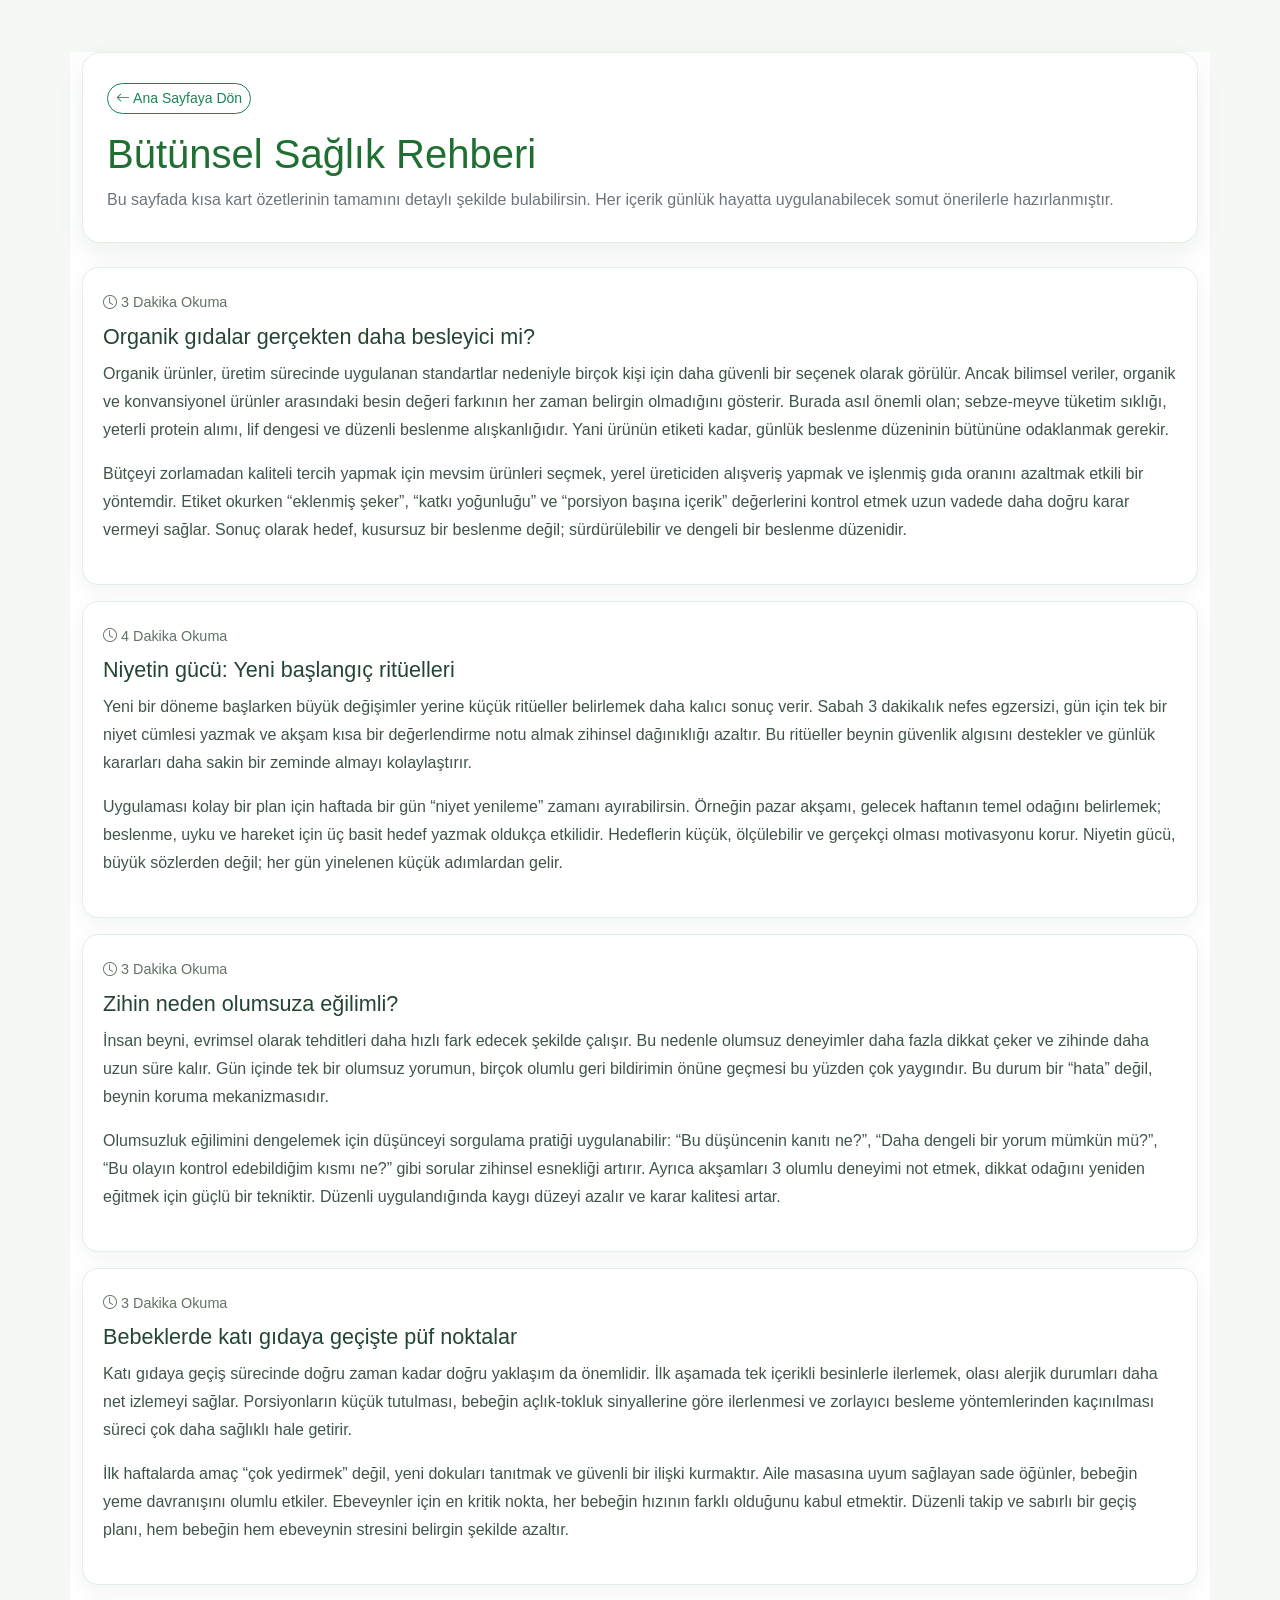
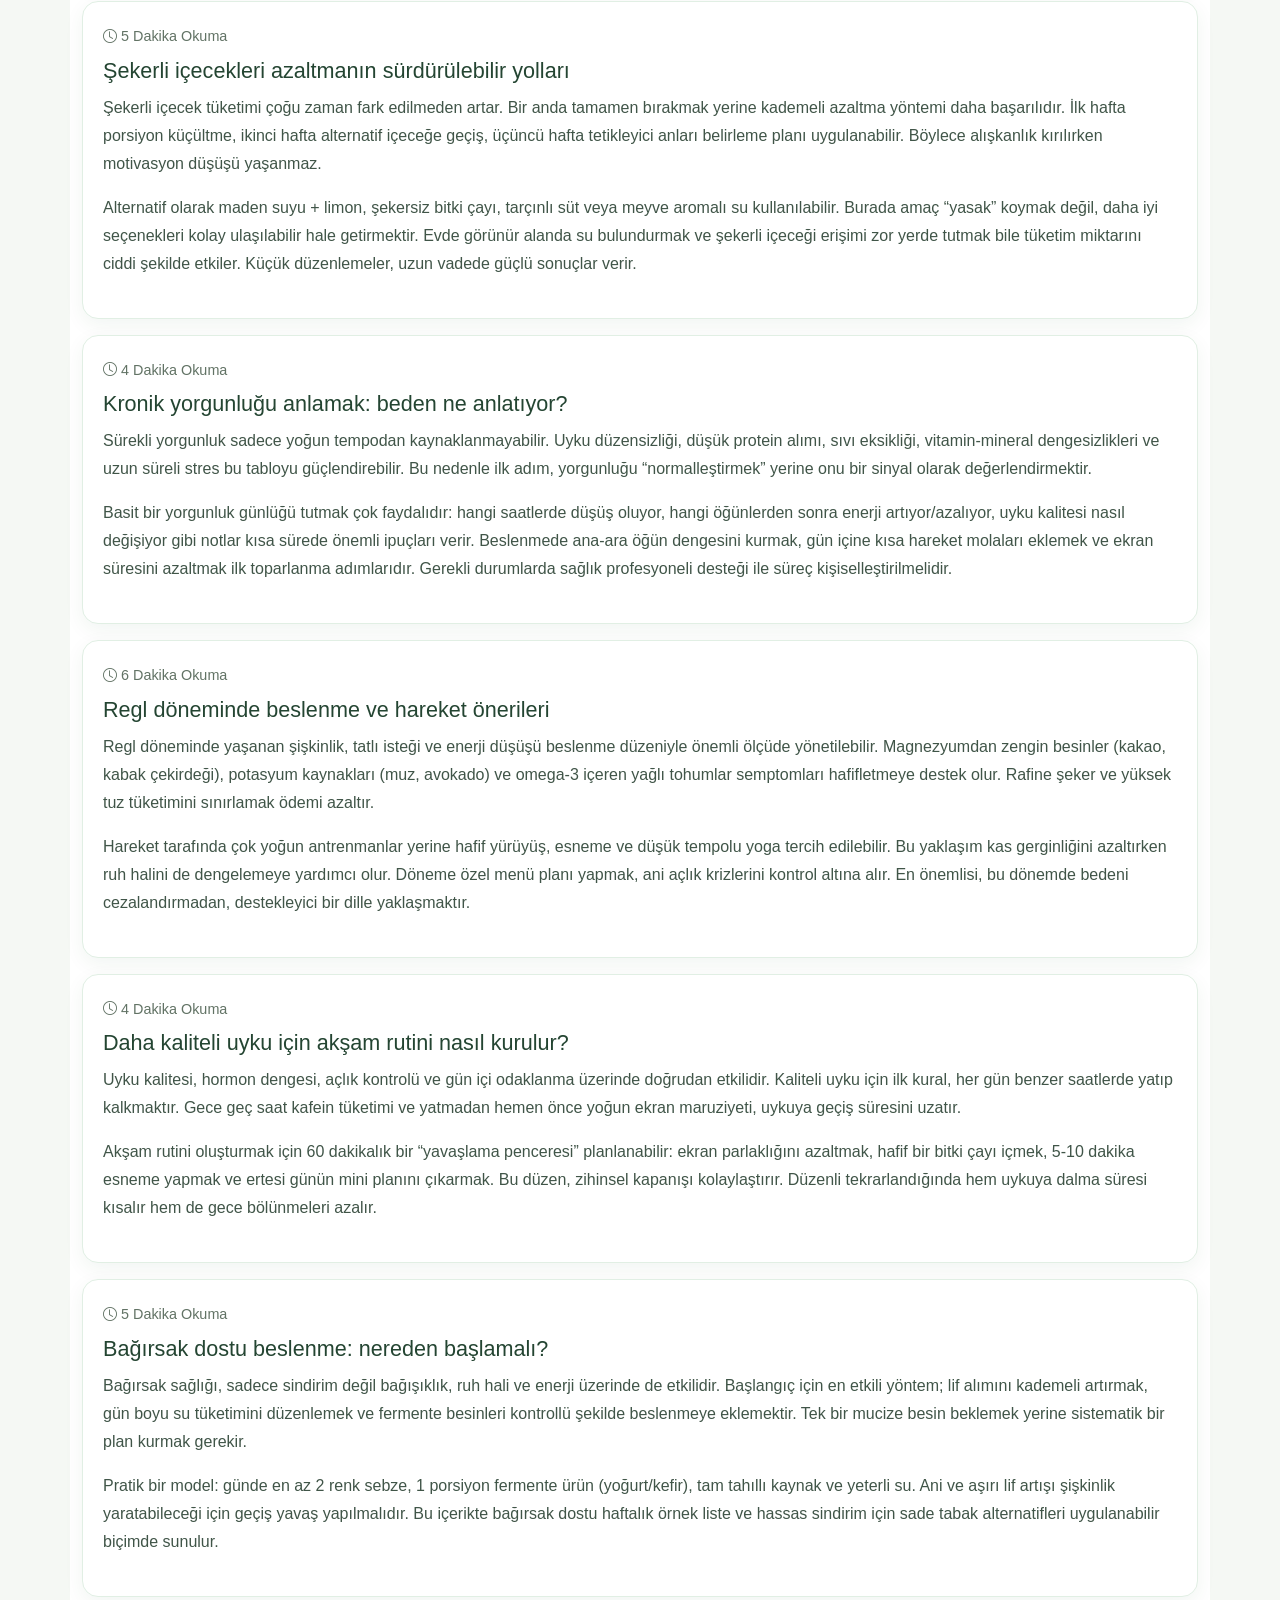
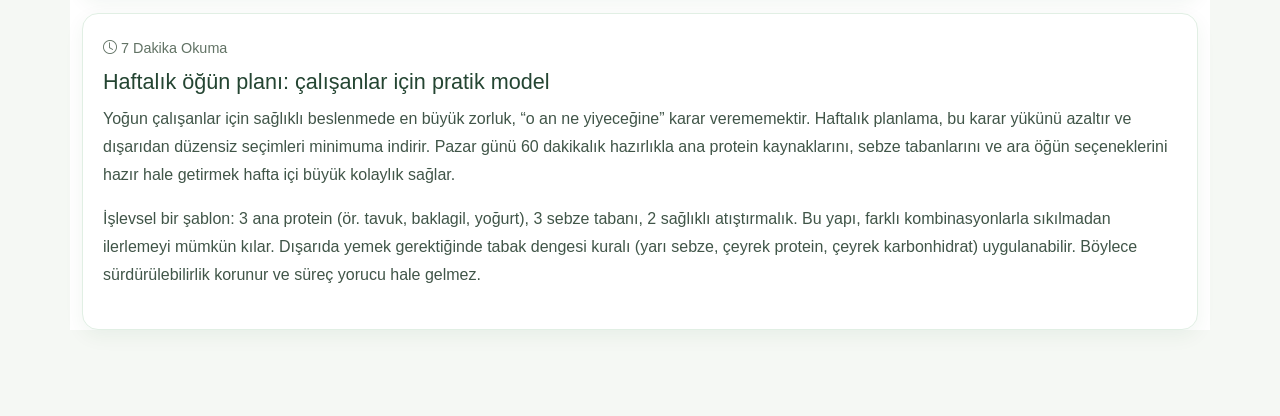
<file: saglik-rehberi.html>
<!DOCTYPE html>
<html lang="tr">
<head>
  <meta charset="utf-8">
  <meta name="viewport" content="width=device-width, initial-scale=1.0">
  <title>Bütünsel Sağlık Rehberi | Dyt. Medine Yıldız</title>
  <link href="assets/vendor/bootstrap/css/bootstrap.min.css" rel="stylesheet">
  <link href="assets/vendor/bootstrap-icons/bootstrap-icons.css" rel="stylesheet">
  <link href="assets/css/main.css" rel="stylesheet">
  <style>
    body { background: #f5f8f4; }
    .guide-page { padding: 52px 0 70px 0; }
    .guide-hero {
      background: #fff;
      border: 1px solid #e1efe4;
      border-radius: 18px;
      padding: 30px 24px;
      margin-bottom: 24px;
      box-shadow: 0 10px 28px rgba(20, 82, 35, 0.08);
    }
    .guide-hero h1 { color: #1f6f32; margin-bottom: 10px; }
    .guide-list .article-block {
      background: #fff;
      border: 1px solid #e1efe4;
      border-radius: 16px;
      padding: 24px 20px;
      margin-bottom: 16px;
      box-shadow: 0 6px 20px rgba(23, 88, 40, 0.06);
    }
    .guide-list .article-block h2 {
      font-size: 1.35rem;
      color: #244532;
      margin-bottom: 10px;
    }
    .guide-list .meta {
      color: #627365;
      font-size: 0.9rem;
      margin-bottom: 10px;
    }
    .guide-list p { color: #405548; line-height: 1.75; }
  </style>
</head>
<body>
  <main class="guide-page">
    <div class="container">
      <div class="guide-hero">
        <a href="index.html" class="btn btn-sm btn-outline-success rounded-pill mb-3">
          <i class="bi bi-arrow-left"></i> Ana Sayfaya Dön
        </a>
        <h1>Bütünsel Sağlık Rehberi</h1>
        <p class="mb-0">Bu sayfada kısa kart özetlerinin tamamını detaylı şekilde bulabilirsin. Her içerik günlük hayatta uygulanabilecek somut önerilerle hazırlanmıştır.</p>
      </div>

      <div class="guide-list">
        <article id="organik-gidalar" class="article-block">
          <div class="meta"><i class="bi bi-clock"></i> 3 Dakika Okuma</div>
          <h2>Organik gıdalar gerçekten daha besleyici mi?</h2>
          <p>Organik ürünler, üretim sürecinde uygulanan standartlar nedeniyle birçok kişi için daha güvenli bir seçenek olarak görülür. Ancak bilimsel veriler, organik ve konvansiyonel ürünler arasındaki besin değeri farkının her zaman belirgin olmadığını gösterir. Burada asıl önemli olan; sebze-meyve tüketim sıklığı, yeterli protein alımı, lif dengesi ve düzenli beslenme alışkanlığıdır. Yani ürünün etiketi kadar, günlük beslenme düzeninin bütününe odaklanmak gerekir.</p>
          <p>Bütçeyi zorlamadan kaliteli tercih yapmak için mevsim ürünleri seçmek, yerel üreticiden alışveriş yapmak ve işlenmiş gıda oranını azaltmak etkili bir yöntemdir. Etiket okurken “eklenmiş şeker”, “katkı yoğunluğu” ve “porsiyon başına içerik” değerlerini kontrol etmek uzun vadede daha doğru karar vermeyi sağlar. Sonuç olarak hedef, kusursuz bir beslenme değil; sürdürülebilir ve dengeli bir beslenme düzenidir.</p>
        </article>

        <article id="niyet-ritueli" class="article-block">
          <div class="meta"><i class="bi bi-clock"></i> 4 Dakika Okuma</div>
          <h2>Niyetin gücü: Yeni başlangıç ritüelleri</h2>
          <p>Yeni bir döneme başlarken büyük değişimler yerine küçük ritüeller belirlemek daha kalıcı sonuç verir. Sabah 3 dakikalık nefes egzersizi, gün için tek bir niyet cümlesi yazmak ve akşam kısa bir değerlendirme notu almak zihinsel dağınıklığı azaltır. Bu ritüeller beynin güvenlik algısını destekler ve günlük kararları daha sakin bir zeminde almayı kolaylaştırır.</p>
          <p>Uygulaması kolay bir plan için haftada bir gün “niyet yenileme” zamanı ayırabilirsin. Örneğin pazar akşamı, gelecek haftanın temel odağını belirlemek; beslenme, uyku ve hareket için üç basit hedef yazmak oldukça etkilidir. Hedeflerin küçük, ölçülebilir ve gerçekçi olması motivasyonu korur. Niyetin gücü, büyük sözlerden değil; her gün yinelenen küçük adımlardan gelir.</p>
        </article>

        <article id="olumsuzluk-egilimi" class="article-block">
          <div class="meta"><i class="bi bi-clock"></i> 3 Dakika Okuma</div>
          <h2>Zihin neden olumsuza eğilimli?</h2>
          <p>İnsan beyni, evrimsel olarak tehditleri daha hızlı fark edecek şekilde çalışır. Bu nedenle olumsuz deneyimler daha fazla dikkat çeker ve zihinde daha uzun süre kalır. Gün içinde tek bir olumsuz yorumun, birçok olumlu geri bildirimin önüne geçmesi bu yüzden çok yaygındır. Bu durum bir “hata” değil, beynin koruma mekanizmasıdır.</p>
          <p>Olumsuzluk eğilimini dengelemek için düşünceyi sorgulama pratiği uygulanabilir: “Bu düşüncenin kanıtı ne?”, “Daha dengeli bir yorum mümkün mü?”, “Bu olayın kontrol edebildiğim kısmı ne?” gibi sorular zihinsel esnekliği artırır. Ayrıca akşamları 3 olumlu deneyimi not etmek, dikkat odağını yeniden eğitmek için güçlü bir tekniktir. Düzenli uygulandığında kaygı düzeyi azalır ve karar kalitesi artar.</p>
        </article>

        <article id="bebek-kati-gida" class="article-block">
          <div class="meta"><i class="bi bi-clock"></i> 3 Dakika Okuma</div>
          <h2>Bebeklerde katı gıdaya geçişte püf noktalar</h2>
          <p>Katı gıdaya geçiş sürecinde doğru zaman kadar doğru yaklaşım da önemlidir. İlk aşamada tek içerikli besinlerle ilerlemek, olası alerjik durumları daha net izlemeyi sağlar. Porsiyonların küçük tutulması, bebeğin açlık-tokluk sinyallerine göre ilerlenmesi ve zorlayıcı besleme yöntemlerinden kaçınılması süreci çok daha sağlıklı hale getirir.</p>
          <p>İlk haftalarda amaç “çok yedirmek” değil, yeni dokuları tanıtmak ve güvenli bir ilişki kurmaktır. Aile masasına uyum sağlayan sade öğünler, bebeğin yeme davranışını olumlu etkiler. Ebeveynler için en kritik nokta, her bebeğin hızının farklı olduğunu kabul etmektir. Düzenli takip ve sabırlı bir geçiş planı, hem bebeğin hem ebeveynin stresini belirgin şekilde azaltır.</p>
        </article>

        <article id="sekerli-icecekler" class="article-block">
          <div class="meta"><i class="bi bi-clock"></i> 5 Dakika Okuma</div>
          <h2>Şekerli içecekleri azaltmanın sürdürülebilir yolları</h2>
          <p>Şekerli içecek tüketimi çoğu zaman fark edilmeden artar. Bir anda tamamen bırakmak yerine kademeli azaltma yöntemi daha başarılıdır. İlk hafta porsiyon küçültme, ikinci hafta alternatif içeceğe geçiş, üçüncü hafta tetikleyici anları belirleme planı uygulanabilir. Böylece alışkanlık kırılırken motivasyon düşüşü yaşanmaz.</p>
          <p>Alternatif olarak maden suyu + limon, şekersiz bitki çayı, tarçınlı süt veya meyve aromalı su kullanılabilir. Burada amaç “yasak” koymak değil, daha iyi seçenekleri kolay ulaşılabilir hale getirmektir. Evde görünür alanda su bulundurmak ve şekerli içeceği erişimi zor yerde tutmak bile tüketim miktarını ciddi şekilde etkiler. Küçük düzenlemeler, uzun vadede güçlü sonuçlar verir.</p>
        </article>

        <article id="kronik-yorgunluk" class="article-block">
          <div class="meta"><i class="bi bi-clock"></i> 4 Dakika Okuma</div>
          <h2>Kronik yorgunluğu anlamak: beden ne anlatıyor?</h2>
          <p>Sürekli yorgunluk sadece yoğun tempodan kaynaklanmayabilir. Uyku düzensizliği, düşük protein alımı, sıvı eksikliği, vitamin-mineral dengesizlikleri ve uzun süreli stres bu tabloyu güçlendirebilir. Bu nedenle ilk adım, yorgunluğu “normalleştirmek” yerine onu bir sinyal olarak değerlendirmektir.</p>
          <p>Basit bir yorgunluk günlüğü tutmak çok faydalıdır: hangi saatlerde düşüş oluyor, hangi öğünlerden sonra enerji artıyor/azalıyor, uyku kalitesi nasıl değişiyor gibi notlar kısa sürede önemli ipuçları verir. Beslenmede ana-ara öğün dengesini kurmak, gün içine kısa hareket molaları eklemek ve ekran süresini azaltmak ilk toparlanma adımlarıdır. Gerekli durumlarda sağlık profesyoneli desteği ile süreç kişiselleştirilmelidir.</p>
        </article>

        <article id="regl-donemi" class="article-block">
          <div class="meta"><i class="bi bi-clock"></i> 6 Dakika Okuma</div>
          <h2>Regl döneminde beslenme ve hareket önerileri</h2>
          <p>Regl döneminde yaşanan şişkinlik, tatlı isteği ve enerji düşüşü beslenme düzeniyle önemli ölçüde yönetilebilir. Magnezyumdan zengin besinler (kakao, kabak çekirdeği), potasyum kaynakları (muz, avokado) ve omega-3 içeren yağlı tohumlar semptomları hafifletmeye destek olur. Rafine şeker ve yüksek tuz tüketimini sınırlamak ödemi azaltır.</p>
          <p>Hareket tarafında çok yoğun antrenmanlar yerine hafif yürüyüş, esneme ve düşük tempolu yoga tercih edilebilir. Bu yaklaşım kas gerginliğini azaltırken ruh halini de dengelemeye yardımcı olur. Döneme özel menü planı yapmak, ani açlık krizlerini kontrol altına alır. En önemlisi, bu dönemde bedeni cezalandırmadan, destekleyici bir dille yaklaşmaktır.</p>
        </article>

        <article id="uyku-rutini" class="article-block">
          <div class="meta"><i class="bi bi-clock"></i> 4 Dakika Okuma</div>
          <h2>Daha kaliteli uyku için akşam rutini nasıl kurulur?</h2>
          <p>Uyku kalitesi, hormon dengesi, açlık kontrolü ve gün içi odaklanma üzerinde doğrudan etkilidir. Kaliteli uyku için ilk kural, her gün benzer saatlerde yatıp kalkmaktır. Gece geç saat kafein tüketimi ve yatmadan hemen önce yoğun ekran maruziyeti, uykuya geçiş süresini uzatır.</p>
          <p>Akşam rutini oluşturmak için 60 dakikalık bir “yavaşlama penceresi” planlanabilir: ekran parlaklığını azaltmak, hafif bir bitki çayı içmek, 5-10 dakika esneme yapmak ve ertesi günün mini planını çıkarmak. Bu düzen, zihinsel kapanışı kolaylaştırır. Düzenli tekrarlandığında hem uykuya dalma süresi kısalır hem de gece bölünmeleri azalır.</p>
        </article>

        <article id="bagirsak-dostu" class="article-block">
          <div class="meta"><i class="bi bi-clock"></i> 5 Dakika Okuma</div>
          <h2>Bağırsak dostu beslenme: nereden başlamalı?</h2>
          <p>Bağırsak sağlığı, sadece sindirim değil bağışıklık, ruh hali ve enerji üzerinde de etkilidir. Başlangıç için en etkili yöntem; lif alımını kademeli artırmak, gün boyu su tüketimini düzenlemek ve fermente besinleri kontrollü şekilde beslenmeye eklemektir. Tek bir mucize besin beklemek yerine sistematik bir plan kurmak gerekir.</p>
          <p>Pratik bir model: günde en az 2 renk sebze, 1 porsiyon fermente ürün (yoğurt/kefir), tam tahıllı kaynak ve yeterli su. Ani ve aşırı lif artışı şişkinlik yaratabileceği için geçiş yavaş yapılmalıdır. Bu içerikte bağırsak dostu haftalık örnek liste ve hassas sindirim için sade tabak alternatifleri uygulanabilir biçimde sunulur.</p>
        </article>

        <article id="haftalik-ogun-plani" class="article-block">
          <div class="meta"><i class="bi bi-clock"></i> 7 Dakika Okuma</div>
          <h2>Haftalık öğün planı: çalışanlar için pratik model</h2>
          <p>Yoğun çalışanlar için sağlıklı beslenmede en büyük zorluk, “o an ne yiyeceğine” karar verememektir. Haftalık planlama, bu karar yükünü azaltır ve dışarıdan düzensiz seçimleri minimuma indirir. Pazar günü 60 dakikalık hazırlıkla ana protein kaynaklarını, sebze tabanlarını ve ara öğün seçeneklerini hazır hale getirmek hafta içi büyük kolaylık sağlar.</p>
          <p>İşlevsel bir şablon: 3 ana protein (ör. tavuk, baklagil, yoğurt), 3 sebze tabanı, 2 sağlıklı atıştırmalık. Bu yapı, farklı kombinasyonlarla sıkılmadan ilerlemeyi mümkün kılar. Dışarıda yemek gerektiğinde tabak dengesi kuralı (yarı sebze, çeyrek protein, çeyrek karbonhidrat) uygulanabilir. Böylece sürdürülebilirlik korunur ve süreç yorucu hale gelmez.</p>
        </article>
      </div>
    </div>
  </main>
</body>
</html>
</file>
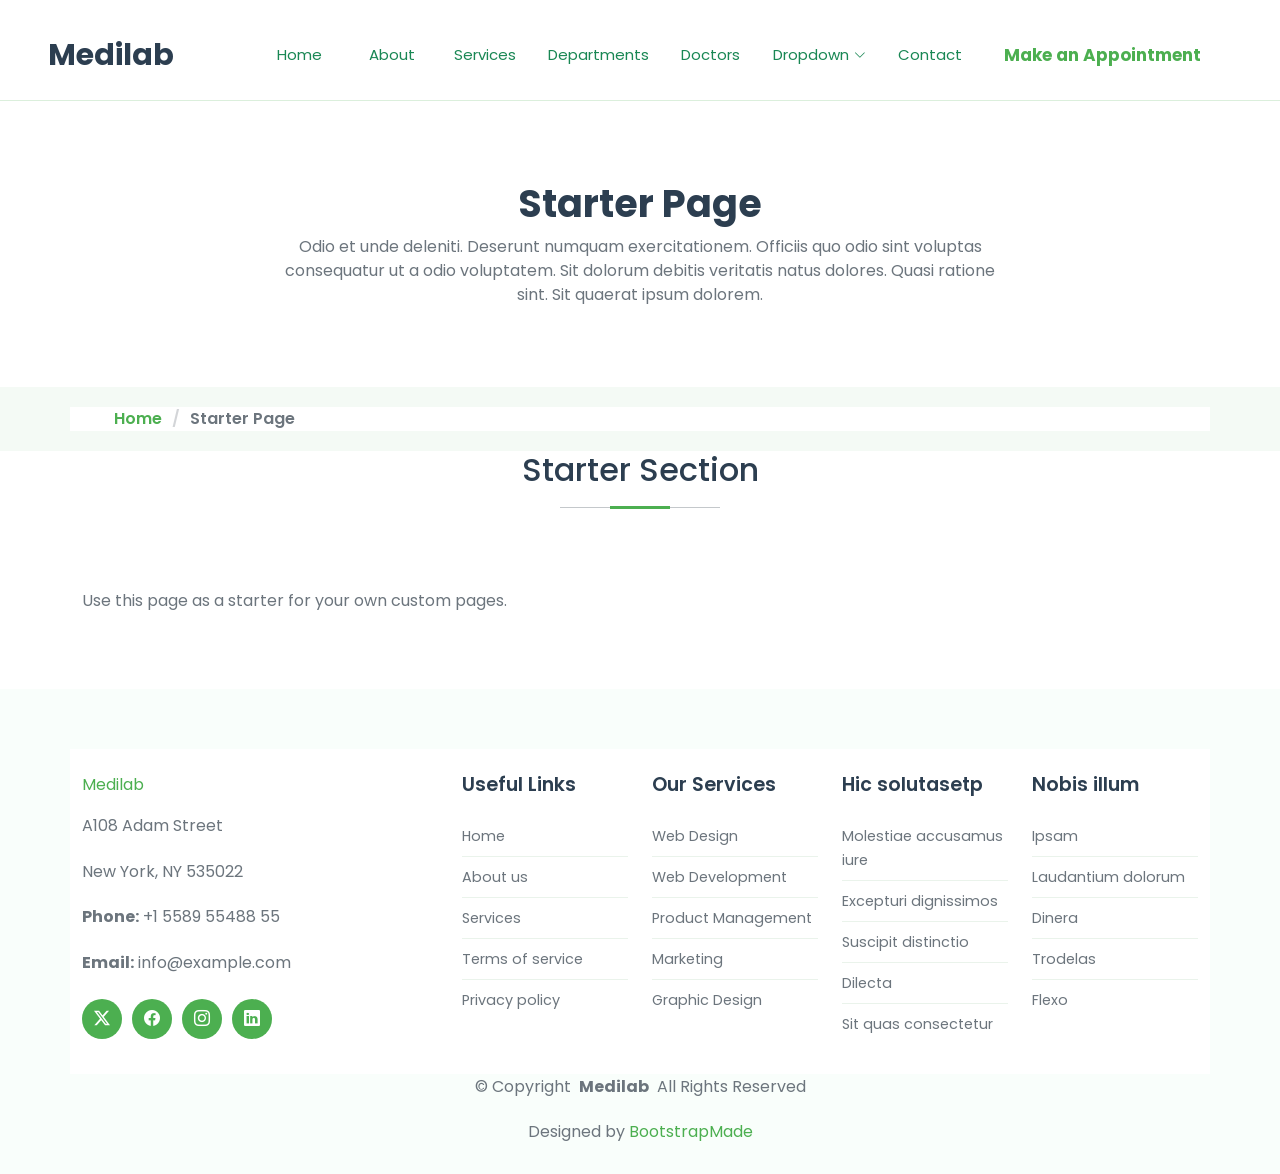
<file: starter-page.html>
<!DOCTYPE html>
<html lang="en">

<head>
  <meta charset="utf-8">
  <meta content="width=device-width, initial-scale=1.0" name="viewport">
  <title>Starter Page - Medilab Bootstrap Template</title>
  <meta name="description" content="">
  <meta name="keywords" content="">

  <!-- Favicons -->
  <link href="assets/img/favicon.webp" rel="icon">
  <link href="assets/img/apple-touch-icon.webp" rel="apple-touch-icon">

  <!-- Fonts -->
  <link href="https://fonts.googleapis.com" rel="preconnect">
  <link href="https://fonts.gstatic.com" rel="preconnect" crossorigin>
  <link href="https://fonts.googleapis.com/css2?family=Roboto:ital,wght@0,100;0,300;0,400;0,500;0,700;0,900;1,100;1,300;1,400;1,500;1,700;1,900&family=Poppins:ital,wght@0,100;0,200;0,300;0,400;0,500;0,600;0,700;0,800;0,900;1,100;1,200;1,300;1,400;1,500;1,600;1,700;1,800;1,900&family=Raleway:ital,wght@0,100;0,200;0,300;0,400;0,500;0,600;0,700;0,800;0,900;1,100;1,200;1,300;1,400;1,500;1,600;1,700;1,800;1,900&display=swap" rel="stylesheet">

  <!-- Vendor CSS Files -->
  <link href="assets/vendor/bootstrap/css/bootstrap.min.css" rel="stylesheet">
  <link href="assets/vendor/bootstrap-icons/bootstrap-icons.css" rel="stylesheet">
  <link href="assets/vendor/aos/aos.css" rel="stylesheet">
  <link href="assets/vendor/fontawesome-free/css/all.min.css" rel="stylesheet">
  <link href="assets/vendor/glightbox/css/glightbox.min.css" rel="stylesheet">
  <link href="assets/vendor/swiper/swiper-bundle.min.css" rel="stylesheet">

  <!-- Main CSS File -->
  <link href="assets/css/main.css" rel="stylesheet">

  <!-- =======================================================
  * Template Name: Medilab
  * Template URL: https://bootstrapmade.com/medilab-free-medical-bootstrap-theme/
  * Updated: Aug 07 2024 with Bootstrap v5.3.3
  * Author: BootstrapMade.com
  * License: https://bootstrapmade.com/license/
  ======================================================== -->
</head>

<body class="starter-page-page">

  <header id="header" class="header sticky-top">

    <div class="topbar d-flex align-items-center">
      <div class="container d-flex justify-content-center justify-content-md-between">
        <div class="contact-info d-flex align-items-center">
          <i class="bi bi-envelope d-flex align-items-center"><a href="mailto:contact@example.com">contact@example.com</a></i>
          <i class="bi bi-phone d-flex align-items-center ms-4"><span>+1 5589 55488 55</span></i>
        </div>
        <div class="social-links d-none d-md-flex align-items-center">
          <a href="#" class="twitter"><i class="bi bi-twitter-x"></i></a>
          <a href="#" class="facebook"><i class="bi bi-facebook"></i></a>
          <a href="#" class="instagram"><i class="bi bi-instagram"></i></a>
          <a href="#" class="linkedin"><i class="bi bi-linkedin"></i></a>
        </div>
      </div>
    </div><!-- End Top Bar -->

    <div class="branding d-flex align-items-center">

      <div class="container position-relative d-flex align-items-center justify-content-between">
        <a href="index.html" class="logo d-flex align-items-center me-auto">
          <!-- Uncomment the line below if you also wish to use an image logo -->
          <!--<img src="assets/img/logo.webp" alt=""> -->
          <h1 class="sitename">Medilab</h1>
        </a>

        <nav id="navmenu" class="navmenu">
          <ul>
            <li><a href="#hero">Home<br></a></li>
            <li><a href="#about">About</a></li>
            <li><a href="#services">Services</a></li>
            <li><a href="#departments">Departments</a></li>
            <li><a href="#doctors">Doctors</a></li>
            <li class="dropdown"><a href="#"><span>Dropdown</span> <i class="bi bi-chevron-down toggle-dropdown"></i></a>
              <ul>
                <li><a href="#">Dropdown 1</a></li>
                <li class="dropdown"><a href="#"><span>Deep Dropdown</span> <i class="bi bi-chevron-down toggle-dropdown"></i></a>
                  <ul>
                    <li><a href="#">Deep Dropdown 1</a></li>
                    <li><a href="#">Deep Dropdown 2</a></li>
                    <li><a href="#">Deep Dropdown 3</a></li>
                    <li><a href="#">Deep Dropdown 4</a></li>
                    <li><a href="#">Deep Dropdown 5</a></li>
                  </ul>
                </li>
                <li><a href="#">Dropdown 2</a></li>
                <li><a href="#">Dropdown 3</a></li>
                <li><a href="#">Dropdown 4</a></li>
              </ul>
            </li>
            <li><a href="#contact">Contact</a></li>
          </ul>
          <i class="mobile-nav-toggle d-xl-none bi bi-list"></i>
        </nav>

        <a class="cta-btn d-none d-sm-block" href="#appointment">Make an Appointment</a>

      </div>

    </div>

  </header>

  <main class="main">

    <!-- Page Title -->
    <div class="page-title" data-aos="fade">
      <div class="heading">
        <div class="container">
          <div class="row d-flex justify-content-center text-center">
            <div class="col-lg-8">
              <h1>Starter Page</h1>
              <p class="mb-0">Odio et unde deleniti. Deserunt numquam exercitationem. Officiis quo odio sint voluptas consequatur ut a odio voluptatem. Sit dolorum debitis veritatis natus dolores. Quasi ratione sint. Sit quaerat ipsum dolorem.</p>
            </div>
          </div>
        </div>
      </div>
      <nav class="breadcrumbs">
        <div class="container">
          <ol>
            <li><a href="index.html">Home</a></li>
            <li class="current">Starter Page</li>
          </ol>
        </div>
      </nav>
    </div><!-- End Page Title -->

    <!-- Starter Section Section -->
    <section id="starter-section" class="starter-section section">

      <!-- Section Title -->
      <div class="container section-title" data-aos="fade-up">
        <h2>Starter Section</h2>
        
      </div><!-- End Section Title -->

      <div class="container" data-aos="fade-up">
        <p>Use this page as a starter for your own custom pages.</p>
      </div>

    </section><!-- /Starter Section Section -->

  </main>

  <footer id="footer" class="footer light-background">

    <div class="container footer-top">
      <div class="row gy-4">
        <div class="col-lg-4 col-md-6 footer-about">
          <a href="index.html" class="logo d-flex align-items-center">
            <span class="sitename">Medilab</span>
          </a>
          <div class="footer-contact pt-3">
            <p>A108 Adam Street</p>
            <p>New York, NY 535022</p>
            <p class="mt-3"><strong>Phone:</strong> <span>+1 5589 55488 55</span></p>
            <p><strong>Email:</strong> <span>info@example.com</span></p>
          </div>
          <div class="social-links d-flex mt-4">
            <a href=""><i class="bi bi-twitter-x"></i></a>
            <a href=""><i class="bi bi-facebook"></i></a>
            <a href=""><i class="bi bi-instagram"></i></a>
            <a href=""><i class="bi bi-linkedin"></i></a>
          </div>
        </div>

        <div class="col-lg-2 col-md-3 footer-links">
          <h4>Useful Links</h4>
          <ul>
            <li><a href="#">Home</a></li>
            <li><a href="#">About us</a></li>
            <li><a href="#">Services</a></li>
            <li><a href="#">Terms of service</a></li>
            <li><a href="#">Privacy policy</a></li>
          </ul>
        </div>

        <div class="col-lg-2 col-md-3 footer-links">
          <h4>Our Services</h4>
          <ul>
            <li><a href="#">Web Design</a></li>
            <li><a href="#">Web Development</a></li>
            <li><a href="#">Product Management</a></li>
            <li><a href="#">Marketing</a></li>
            <li><a href="#">Graphic Design</a></li>
          </ul>
        </div>

        <div class="col-lg-2 col-md-3 footer-links">
          <h4>Hic solutasetp</h4>
          <ul>
            <li><a href="#">Molestiae accusamus iure</a></li>
            <li><a href="#">Excepturi dignissimos</a></li>
            <li><a href="#">Suscipit distinctio</a></li>
            <li><a href="#">Dilecta</a></li>
            <li><a href="#">Sit quas consectetur</a></li>
          </ul>
        </div>

        <div class="col-lg-2 col-md-3 footer-links">
          <h4>Nobis illum</h4>
          <ul>
            <li><a href="#">Ipsam</a></li>
            <li><a href="#">Laudantium dolorum</a></li>
            <li><a href="#">Dinera</a></li>
            <li><a href="#">Trodelas</a></li>
            <li><a href="#">Flexo</a></li>
          </ul>
        </div>

      </div>
    </div>

    <div class="container copyright text-center mt-4">
      <p>© <span>Copyright</span> <strong class="px-1 sitename">Medilab</strong> <span>All Rights Reserved</span></p>
      <div class="credits">
        <!-- All the links in the footer should remain intact. -->
        <!-- You can delete the links only if you've purchased the pro version. -->
        <!-- Licensing information: https://bootstrapmade.com/license/ -->
        <!-- Purchase the pro version with working PHP/AJAX contact form: [buy-url] -->
        Designed by <a href="https://bootstrapmade.com/">BootstrapMade</a>
      </div>
    </div>

  </footer>

  <!-- Scroll Top -->
  <a href="#" id="scroll-top" class="scroll-top d-flex align-items-center justify-content-center"><i class="bi bi-arrow-up-short"></i></a>

  <!-- Preloader -->
  <div id="preloader"></div>

  <!-- Vendor JS Files -->
  <script src="assets/vendor/bootstrap/js/bootstrap.bundle.min.js"></script>
  <script src="assets/vendor/php-email-form/validate.js"></script>
  <script src="assets/vendor/aos/aos.js"></script>
  <script src="assets/vendor/glightbox/js/glightbox.min.js"></script>
  <script src="assets/vendor/purecounter/purecounter_vanilla.js"></script>
  <script src="assets/vendor/swiper/swiper-bundle.min.js"></script>

  <!-- Main JS File -->
  <script src="assets/js/main.js"></script>

</body>

</html>
</file>
<file: assets/css/main.css>
/**
* Template Name: Medilab
* Template URL: https://bootstrapmade.com/medilab-free-medical-bootstrap-theme/
* Updated: Aug 07 2024 with Bootstrap v5.3.3
* Author: BootstrapMade.com
* License: https://bootstrapmade.com/license/
*/

/*--------------------------------------------------------------
# Font & Color Variables
# Help: https://bootstrapmade.com/color-system/
--------------------------------------------------------------*/
/* Fonts */
:root {
  --default-font: "Roboto",  system-ui, -apple-system, "Segoe UI", Roboto, "Helvetica Neue", Arial, "Noto Sans", "Liberation Sans", sans-serif, "Apple Color Emoji", "Segoe UI Emoji", "Segoe UI Symbol", "Noto Color Emoji";
  --heading-font: "Poppins",  sans-serif;
  --nav-font: "Raleway",  sans-serif;
}

/* Global Colors - The following color variables are used throughout the website. Updating them here will change the color scheme of the entire website */
:root { 
  --background-color: #ffffff; /* Background color for the entire website, including individual sections */
  --default-color: #6c757d; /* Default color used for the majority of the text content across the entire website */
  --heading-color: #2c3e50; /* Darker green for better contrast */
  --accent-color: #4CAF50; /* Material Design Green 700 */
  --surface-color: #ffffff; /* The surface color is used as a background of boxed elements within sections, such as cards, icon boxes, or other elements that require a visual separation from the global background. */
  --contrast-color: #ffffff; /* Contrast color for text, ensuring readability against backgrounds of accent, heading, or default colors. */
  --primary-color: #4CAF50;
  --secondary-color: #66BB6A;
  --nav-dropdown-background-color: #ffffff;
  --nav-dropdown-color: #2c3e50;
  --nav-dropdown-hover-color: #4CAF50;
  --nav-dropdown-hover-background-color: #f8f9fa;
  --main-green: #43d854;
  --main-blue: #2196f3;
  --main-orange: #ff9800;
  --main-purple: #ab47bc;
  --main-gray: #f5f5f5;
  --main-dark: #222;
  --main-gradient: linear-gradient(120deg, #43d854 0%, #2196f3 100%);
  --section-gradient: linear-gradient(120deg, #f5f5f5 60%, #e3fcec 100%);
}

/* Nav Menu Colors - The following color variables are used specifically for the navigation menu. They are separate from the global colors to allow for more customization options */
:root {
  --nav-color: #2E7D32;  /* The default color of the main navmenu links */
  --nav-hover-color: #388E3C; /* Applied to main navmenu links when they are hovered over or active */
  --nav-mobile-background-color: #ffffff; /* Used as the background color for mobile navigation menu */
  --nav-dropdown-background-color: #ffffff; /* Used as the background color for dropdown items that appear when hovering over primary navigation items */
  --nav-dropdown-color: #2c3e50; /* Used for navigation links of the dropdown items in the navigation menu. */
  --nav-dropdown-hover-color: #4CAF50; /* Similar to --nav-hover-color, this color is applied to dropdown navigation links when they are hovered over. */
}

/* Color Presets - These classes override global colors when applied to any section or element, providing reuse of the sam color scheme. */

.light-background {
  --background-color: #F1F8E9;
  --surface-color: #ffffff;
}

.dark-background {
  --background-color: #1B5E20;
  --default-color: #ffffff;
  --heading-color: #ffffff;
  --surface-color: #2E7D32;
  --contrast-color: #ffffff;
}

/* Smooth scroll */
:root {
  scroll-behavior: smooth;
}

/*--------------------------------------------------------------
# General Styling & Shared Classes
--------------------------------------------------------------*/
body, html {
  min-height: 100vh;
  display: flex;
  flex-direction: column;
  margin-top: 0 !important;
  padding-top: 0 !important;
}

.main {
  flex: 1 0 auto;
}

footer.footer {
  flex-shrink: 0;
  position: relative;
  bottom: unset;
  left: unset;
  width: 100%;
  z-index: 10;
}

.sticky-footer {
  position: relative !important;
  bottom: unset !important;
  left: unset !important;
}

body {
  color: var(--default-color);
  background-color: #f9fefb;
  font-family: 'Poppins', 'Montserrat', Arial, sans-serif;
}

a {
  color: var(--accent-color);
  text-decoration: none;
  transition: 0.3s;
}

a:hover {
  color: color-mix(in srgb, var(--accent-color), transparent 25%);
  text-decoration: none;
}

h1,
h2,
h3,
h4,
h5,
h6 {
  color: var(--heading-color);
  font-family: var(--heading-font);
}

/* Pulsating Play Button
------------------------------*/
.pulsating-play-btn {
  width: 94px;
  height: 94px;
  background: radial-gradient(var(--accent-color) 50%, color-mix(in srgb, var(--accent-color), transparent 75%) 52%);
  border-radius: 50%;
  display: block;
  position: relative;
  overflow: hidden;
}

.pulsating-play-btn:before {
  content: "";
  position: absolute;
  width: 120px;
  height: 120px;
  animation-delay: 0s;
  animation: pulsate-play-btn 2s;
  animation-direction: forwards;
  animation-iteration-count: infinite;
  animation-timing-function: steps;
  opacity: 1;
  border-radius: 50%;
  border: 5px solid color-mix(in srgb, var(--accent-color), transparent 30%);
  top: -15%;
  left: -15%;
  background: rgba(198, 16, 0, 0);
}

.pulsating-play-btn:after {
  content: "";
  position: absolute;
  left: 50%;
  top: 50%;
  transform: translateX(-40%) translateY(-50%);
  width: 0;
  height: 0;
  border-top: 10px solid transparent;
  border-bottom: 10px solid transparent;
  border-left: 15px solid #fff;
  z-index: 100;
  transition: all 400ms cubic-bezier(0.55, 0.055, 0.675, 0.19);
}

.pulsating-play-btn:hover:before {
  content: "";
  position: absolute;
  left: 50%;
  top: 50%;
  transform: translateX(-40%) translateY(-50%);
  width: 0;
  height: 0;
  border: none;
  border-top: 10px solid transparent;
  border-bottom: 10px solid transparent;
  border-left: 15px solid #fff;
  z-index: 200;
  animation: none;
  border-radius: 0;
}

.pulsating-play-btn:hover:after {
  border-left: 15px solid var(--accent-color);
  transform: scale(20);
}

@keyframes pulsate-play-btn {
  0% {
    transform: scale(0.6, 0.6);
    opacity: 1;
  }

  100% {
    transform: scale(1, 1);
    opacity: 0;
  }
}

/* PHP Email Form Messages
------------------------------*/
.php-email-form .error-message {
  display: none;
  background: #df1529;
  color: #ffffff;
  text-align: left;
  padding: 15px;
  margin-bottom: 24px;
  font-weight: 600;
}

.php-email-form .sent-message {
  display: none;
  color: #ffffff;
  background: #059652;
  text-align: center;
  padding: 15px;
  margin-bottom: 24px;
  font-weight: 600;
}

.php-email-form .loading {
  display: none;
  background: var(--surface-color);
  text-align: center;
  padding: 15px;
  margin-bottom: 24px;
}

.php-email-form .loading:before {
  content: "";
  display: inline-block;
  border-radius: 50%;
  width: 24px;
  height: 24px;
  margin: 0 10px -6px 0;
  border: 3px solid var(--accent-color);
  border-top-color: var(--surface-color);
  animation: php-email-form-loading 1s linear infinite;
}

@keyframes php-email-form-loading {
  0% {
    transform: rotate(0deg);
  }

  100% {
    transform: rotate(360deg);
  }
}

/*--------------------------------------------------------------
# Global Header
--------------------------------------------------------------*/
.header {
  color: var(--default-color);
  transition: all 0.5s;
  z-index: 997;
  background-color: var(--background-color);
  margin-top: 0 !important;
  padding-top: 0 !important;
  margin-bottom: 0 !important;
  padding-bottom: 0 !important;
}

.header .topbar {
  display: none !important;
  height: 0 !important;
  min-height: 0 !important;
  padding: 0 !important;
  margin: 0 !important;
  background: none !important;
  border: none !important;
  box-shadow: none !important;
}

.header .topbar .contact-info i {
  font-style: normal;
  color: var(--contrast-color);
}

.header .topbar .contact-info i a,
.header .topbar .contact-info i span {
  padding-left: 5px;
  color: var(--contrast-color);
}

@media (max-width: 575px) {

  .header .topbar .contact-info i a,
  .header .topbar .contact-info i span {
    font-size: 13px;
  }
}

.header .topbar .contact-info i a {
  line-height: 0;
  transition: 0.3s;
}

.header .topbar .contact-info i a:hover {
  color: var(--contrast-color);
  text-decoration: underline;
}

.header .topbar .social-links a {
  color: color-mix(in srgb, var(--contrast-color), transparent 40%);
  line-height: 0;
  transition: 0.3s;
  margin-left: 20px;
}

.header .topbar .social-links a:hover {
  color: var(--contrast-color);
}

.header .branding {
  min-height: 60px;
  padding: 10px 0;
  margin-bottom: 0 !important;
  padding-bottom: 0 !important;
  justify-content: flex-start !important;
}

.header .branding, .header .branding .container, .logo, .logo img {
  padding-left: 0 !important;
  padding-right: 0 !important;
  margin-left: 0 !important;
  margin-right: 0 !important;
}
.header .branding .container {
  max-width: 100% !important;
}

.header .logo {
  line-height: 1;
  margin-right: 32px !important;
}

.header .logo img {
  max-height: 36px;
  margin-right: 8px;
}

.header .logo h1 {
  font-size: 30px;
  margin: 0;
  font-weight: 700;
  color: var(--heading-color);
}

.header .cta-btn,
.header .cta-btn:focus {
  background: none !important;
  color: var(--accent-color) !important;
  border-radius: 32px !important;
  font-weight: 700;
  box-shadow: none !important;
  border: none;
  transition: background 0.25s, color 0.25s;
}

.header .cta-btn:hover,
.header .cta-btn:focus:hover {
  background: linear-gradient(135deg, var(--accent-color), #4CAF50) !important;
  color: #fff !important;
  box-shadow: 0 4px 18px #388e3c33 !important;
}

@media (max-width: 1200px) {
  .header .logo {
    order: 1;
  }

  .header .cta-btn {
    order: 2;
    margin: 0 15px 0 0;
    padding: 6px 15px;
  }

  .header .navmenu {
    order: 3;
  }

  .header .branding .container {
    justify-content: space-between !important;
    width: 100% !important;
    padding-left: 0 !important;
    padding-right: 0 !important;
  }
  .mobile-nav-toggle {
    margin-left: auto !important;
    margin-right: 0 !important;
    right: 0 !important;
    left: auto !important;
    position: relative !important;
    float: right !important;
    display: flex !important;
    align-items: center !important;
  }
}

.scrolled .header {
  box-shadow: 0px 0 18px rgba(0, 0, 0, 0.1);
}

.scrolled .header .topbar {
  height: 0;
  visibility: hidden;
  overflow: hidden;
}

/*--------------------------------------------------------------
# Navigation Menu
--------------------------------------------------------------*/
/* Desktop Navigation */
@media (min-width: 1200px) {
  .navmenu {
    padding: 0;
    margin-bottom: 0 !important;
    padding-bottom: 0 !important;
    margin-left: 40px !important;
  }

  .navmenu ul {
    margin: 0;
    padding: 0;
    display: flex;
    list-style: none;
    align-items: center;
    gap: 24px;
  }

  .navmenu li {
    position: relative;
  }

  .navmenu>ul>li {
    white-space: nowrap;
    padding: 15px 6px;
  }

  .navmenu>ul>li:last-child {
    padding-right: 0;
  }

  /* Menüdeki butonlar: Sadece yazı, hoverda kutu */
  .navmenu > ul > li > a,
  .navmenu > ul > li > a:focus {
    background: none !important;
    color: #198754 !important;
    border-radius: 32px !important;
    transition: background 0.25s, color 0.25s;
    box-shadow: none !important;
  }

  .navmenu > ul > li > a:hover,
  .navmenu > ul > li > a.active,
  .navmenu > ul > li.active > a {
    background: linear-gradient(135deg, var(--accent-color), #4CAF50) !important;
    color: #fff !important;
    box-shadow: 0 2px 12px #4caf5040 !important;
  }

  .navmenu a i,
  .navmenu a:focus i {
    font-size: 12px;
    line-height: 0;
    margin-left: 5px;
    transition: 0.3s;
  }

  .navmenu>ul>li>a:before {
    display: none !important;
  }

  .navmenu .dropdown ul {
    display: none !important;
  }

  .navmenu .dropdown.show-dropdown ul {
    display: flex !important;
  }

  .navmenu .dropdown ul li {
    width: 100% !important;
    display: block !important;
  }

  .navmenu .dropdown ul a {
    display: block !important;
    padding: 10px 24px !important;
    color: #222 !important;
    background: none !important;
    border-radius: 6px !important;
    font-size: 15px !important;
    text-align: left !important;
    white-space: nowrap !important;
  }

  .navmenu .dropdown ul a:hover {
    background: #e8f5e9 !important;
    color: var(--accent-color) !important;
  }

  .mobile-nav-active {
    overflow: hidden;
  }

  .mobile-nav-active .mobile-nav-toggle {
    position: fixed;
    right: 15px;
    top: 15px;
    z-index: 9999;
    border: 0;
    background: none;
    font-size: 24px;
    transition: all 0.4s;
    outline: none !important;
    line-height: 1;
    cursor: pointer;
    text-align: right;
  }

  .mobile-nav-active .navmenu {
    overflow: hidden;
    display: block;
    position: fixed;
    inset: 0;
    background: rgba(0, 0, 0, 0.6);
    transition: 0.3s;
    z-index: 999;
  }

  .mobile-nav-active .navmenu>ul {
    display: block;
  }

  .navmenu .dropdown ul {
    display: none !important;
    flex-direction: column !important;
    position: absolute !important;
    left: 0 !important;
    top: 100% !important;
    min-width: 180px !important;
    background: #fff !important;
    box-shadow: 0 8px 32px 0 rgba(0,0,0,0.12) !important;
    border-radius: 10px !important;
    z-index: 9999 !important;
    margin-top: 0 !important;
    padding: 8px 0 !important;
    opacity: 1 !important;
    visibility: visible !important;
  }

  .navmenu .dropdown.show-dropdown ul {
    display: flex !important;
  }

  .navmenu .dropdown ul li {
    min-width: 200px;
  }

  .navmenu .dropdown ul a {
    padding: 10px 20px;
    font-size: 15px;
    text-transform: none;
    color: var(--nav-dropdown-color);
  }

  .navmenu .dropdown ul a i {
    font-size: 12px;
  }

  .navmenu .dropdown ul a:hover,
  .navmenu .dropdown ul .active:hover,
  .navmenu .dropdown ul li:hover>a {
    color: var(--nav-dropdown-hover-color);
    background: var(--nav-dropdown-hover-background-color);
  }

  .navmenu .dropdown:hover>ul {
    opacity: 1;
    top: 100%;
    visibility: visible;
  }

  .navmenu .dropdown .dropdown ul {
    top: 0;
    left: -90%;
    visibility: hidden;
  }

  .navmenu .dropdown .dropdown:hover>ul {
    opacity: 1;
    top: 0;
    left: -100%;
    visibility: visible;
  }
}

/* Mobile Navigation */
@media (max-width: 1199px) {
  .mobile-nav-toggle {
    color: var(--nav-color);
    font-size: 28px;
    line-height: 0;
    margin-right: 10px;
    cursor: pointer;
    transition: color 0.3s;
  }

  .navmenu {
    padding: 0;
    z-index: 9997;
  }

  .navmenu ul {
    display: none;
    list-style: none;
    position: absolute;
    inset: 60px 20px 20px 20px;
    padding: 10px 0;
    margin: 0;
    border-radius: 6px;
    background-color: var(--nav-mobile-background-color);
    border: 1px solid color-mix(in srgb, var(--default-color), transparent 90%);
    box-shadow: none;
    overflow-y: auto;
    transition: 0.3s;
    z-index: 9998;
  }

  .navmenu a,
  .navmenu a:focus {
    color: var(--nav-dropdown-color);
    padding: 10px 20px;
    font-family: var(--nav-font);
    font-size: 17px;
    font-weight: 500;
    display: flex;
    align-items: center;
    justify-content: space-between;
    white-space: nowrap;
    transition: 0.3s;
  }

  .navmenu a i,
  .navmenu a:focus i {
    font-size: 12px;
    line-height: 0;
    margin-left: 5px;
    width: 30px;
    height: 30px;
    display: flex;
    align-items: center;
    justify-content: center;
    border-radius: 50%;
    transition: 0.3s;
    background-color: color-mix(in srgb, var(--accent-color), transparent 90%);
  }

  .navmenu a i:hover,
  .navmenu a:focus i:hover {
    background-color: var(--accent-color);
    color: var(--contrast-color);
  }

  .navmenu a:hover,
  .navmenu .active,
  .navmenu .active:focus {
    color: var(--nav-dropdown-hover-color);
  }

  .navmenu .active i,
  .navmenu .active:focus i {
    background-color: var(--accent-color);
    color: var(--contrast-color);
    transform: rotate(180deg);
  }

  .navmenu .dropdown ul {
    position: static;
    display: none;
    z-index: 99;
    padding: 10px 0;
    margin: 10px 20px;
    background-color: var(--nav-dropdown-background-color);
    transition: all 0.5s ease-in-out;
  }

  .navmenu .dropdown ul ul {
    background-color: rgba(33, 37, 41, 0.1);
  }

  .navmenu .dropdown>.dropdown-active {
    display: block;
    background-color: rgba(33, 37, 41, 0.03);
  }

  .mobile-nav-active {
    overflow: hidden;
  }

  .mobile-nav-active .mobile-nav-toggle {
    color: #fff;
    position: absolute;
    font-size: 32px;
    top: 15px;
    right: 15px;
    margin-right: 0;
    z-index: 9999;
  }

  .mobile-nav-active .navmenu {
    position: fixed;
    overflow: hidden;
    inset: 0;
    background: rgba(33, 37, 41, 0.8);
    transition: 0.3s;
  }

  .mobile-nav-active .navmenu>ul {
    display: block;
  }
}

/*--------------------------------------------------------------
# Global Footer
--------------------------------------------------------------*/
.footer {
  background: linear-gradient(135deg, #b9f6ca 0%, #43d854 100%) !important;
  padding: 60px 0 30px;
}

.footer h3 {
  color: var(--heading-color);
  font-size: 1.8rem;
  font-weight: 700;
  margin-bottom: 20px;
}

.footer h4 {
  color: var(--heading-color);
  font-size: 1.2rem;
  font-weight: 600;
  margin-bottom: 20px;
}

.footer p {
  color: var(--default-color);
  line-height: 1.6;
  margin-bottom: 20px;
}

.footer .social-links {
  display: flex;
  gap: 10px;
  margin-top: 20px;
}

.footer .social-links a {
  width: 40px;
  height: 40px;
  display: flex;
  align-items: center;
  justify-content: center;
  border-radius: 50%;
  background: var(--accent-color);
  color: #ffffff;
  transition: all 0.3s ease;
  text-decoration: none;
}

.footer .social-links a:hover {
  background: #4CAF50;
  transform: translateY(-3px) scale(1.1);
}

.footer .social-links .whatsapp {
  background: #25D366;
}

.footer .social-links .whatsapp:hover {
  background: #128C7E;
}

.footer .footer-links {
  margin-bottom: 30px;
}

.footer .footer-links ul {
  list-style: none;
  padding: 0;
  margin: 0;
}

.footer .footer-links ul li {
  padding: 8px 0;
  border-bottom: 1px solid rgba(56, 142, 60, 0.1);
  transition: all 0.3s ease;
}

.footer .footer-links ul li:last-child {
  border-bottom: none;
}

.footer .footer-links ul li i {
  color: var(--accent-color);
  margin-right: 8px;
  font-size: 0.8rem;
}

.footer .footer-links ul li a {
  color: var(--default-color);
  text-decoration: none;
  transition: all 0.3s ease;
  font-size: 0.9rem;
}

.footer .footer-links ul li a:hover {
  color: var(--accent-color);
  padding-left: 5px;
}

.footer .footer-links ul li:hover {
  background: rgba(56, 142, 60, 0.05);
  padding-left: 5px;
  border-radius: 5px;
}

/* Enhanced newsletter form */
.footer .footer-newsletter {
  margin-bottom: 30px;
}

.footer .footer-newsletter form {
  display: flex;
  margin-top: 15px;
  margin-bottom: 15px;
}

.footer .footer-newsletter input[type=email] {
  border: 2px solid #E8F5E8;
  padding: 10px 15px;
  border-radius: 25px 0 0 25px;
  outline: none;
  flex: 1;
  font-size: 14px;
}

.footer .footer-newsletter input[type=email]:focus {
  border-color: var(--accent-color);
}

.footer .footer-newsletter input[type=submit] {
  background: var(--accent-color);
  border: none;
  padding: 10px 20px;
  border-radius: 0 25px 25px 0;
  color: #ffffff;
  cursor: pointer;
  transition: all 0.3s ease;
  font-size: 14px;
  font-weight: 600;
}

.footer .footer-newsletter input[type=submit]:hover {
  background: #4CAF50;
}

/* Footer bottom */
.footer-bottom {
  background: rgba(56, 142, 60, 0.1);
  padding: 20px 0;
  margin-top: 40px;
  text-align: center;
}

.footer-bottom p {
  margin: 0;
  color: var(--default-color);
  font-size: 0.9rem;
}

/* Responsive footer */
@media (max-width: 768px) {
  .footer {
    padding: 40px 0 20px;
  }
  
  .footer h3 {
    font-size: 1.5rem;
  }
  
  .footer h4 {
    font-size: 1.1rem;
  }
  
  .footer .social-links {
    justify-content: center;
  }
  
  .footer .social-links a {
    margin: 0 5px;
  }
  
  .footer .footer-newsletter form {
    flex-direction: column;
  }
  
  .footer .footer-newsletter input[type=email] {
    border-radius: 25px;
    margin-bottom: 10px;
  }
  
  .footer .footer-newsletter input[type=submit] {
    border-radius: 25px;
  }
}

@media (max-width: 576px) {
  .footer .social-links a {
    width: 35px;
    height: 35px;
    font-size: 0.9rem;
  }
  
  .footer .footer-links ul li a {
    font-size: 0.8rem;
  }
}

/*--------------------------------------------------------------
# Preloader
--------------------------------------------------------------*/
#preloader {
  position: fixed;
  inset: 0;
  z-index: 999999;
  overflow: hidden;
  background: var(--background-color);
  transition: all 0.6s ease-out;
}

#preloader:before {
  content: "";
  position: fixed;
  top: calc(50% - 30px);
  left: calc(50% - 30px);
  border: 6px solid #ffffff;
  border-color: var(--accent-color) transparent var(--accent-color) transparent;
  border-radius: 50%;
  width: 60px;
  height: 60px;
  animation: animate-preloader 1.5s linear infinite;
}

@keyframes animate-preloader {
  0% {
    transform: rotate(0deg);
  }

  100% {
    transform: rotate(360deg);
  }
}

/*--------------------------------------------------------------
# Scroll Top Button
--------------------------------------------------------------*/
.scroll-top {
  position: fixed;
  visibility: hidden;
  opacity: 0;
  right: 15px;
  bottom: 15px;
  z-index: 99999;
  background-color: var(--accent-color);
  width: 40px;
  height: 40px;
  border-radius: 4px;
  transition: all 0.4s;
}

.scroll-top i {
  font-size: 24px;
  color: var(--contrast-color);
  line-height: 0;
}

.scroll-top:hover {
  background-color: color-mix(in srgb, var(--accent-color), transparent 20%);
  color: var(--contrast-color);
}

.scroll-top.active {
  visibility: visible;
  opacity: 1;
}

/*--------------------------------------------------------------
# Disable aos animation delay on mobile devices
--------------------------------------------------------------*/
@media screen and (max-width: 768px) {
  [data-aos-delay] {
    transition-delay: 0 !important;
  }
}

/*--------------------------------------------------------------
# Global Page Titles & Breadcrumbs
--------------------------------------------------------------*/
.page-title {
  color: var(--default-color);
  background-color: var(--background-color);
  position: relative;
}

.page-title .heading {
  padding: 80px 0;
  border-top: 1px solid color-mix(in srgb, var(--accent-color), transparent 80%);
}

.page-title .heading h1 {
  font-size: 38px;
  font-weight: 700;
}

.page-title nav {
  background-color: color-mix(in srgb, var(--accent-color), transparent 94%);
  padding: 20px 0;
}

.page-title nav ol {
  display: flex;
  flex-wrap: wrap;
  list-style: none;
  margin: 0;
  font-size: 16px;
  font-weight: 600;
}

.page-title nav ol li+li {
  padding-left: 10px;
}

.page-title nav ol li+li::before {
  content: "/";
  display: inline-block;
  padding-right: 10px;
  color: color-mix(in srgb, var(--default-color), transparent 70%);
}

/*--------------------------------------------------------------
# Global Sections
--------------------------------------------------------------*/
section,
.section {
  color: var(--default-color);
  background-color: var(--background-color);
  padding: 60px 0;
  scroll-margin-top: 72px;
  overflow: clip;
}

@media (max-width: 1199px) {

  section,
  .section {
    scroll-margin-top: 60px;
  }
}

/*--------------------------------------------------------------
# Global Section Titles
--------------------------------------------------------------*/
.section-title {
  text-align: center;
  padding-bottom: 60px;
  position: relative;
}

.section-title h2 {
  font-size: 32px;
  font-weight: 500;
  margin-bottom: 20px;
  padding-bottom: 20px;
  position: relative;
}

.section-title h2:before {
  content: "";
  position: absolute;
  display: block;
  width: 160px;
  height: 1px;
  background: color-mix(in srgb, var(--default-color), transparent 60%);
  left: 0;
  right: 0;
  bottom: 1px;
  margin: auto;
}

.section-title h2::after {
  content: "";
  position: absolute;
  display: block;
  width: 60px;
  height: 3px;
  background: var(--accent-color);
  left: 0;
  right: 0;
  bottom: 0;
  margin: auto;
}

.section-title p {
  margin-bottom: 0;
}

/*--------------------------------------------------------------
# Hero Section
--------------------------------------------------------------*/
.hero {
  width: 100%;
  min-height: calc(50vh - 56px);
  padding: 12px 0 !important;
  display: flex;
  align-items: center;
  justify-content: center;
  position: relative;
  overflow: hidden;
}

.hero img {
  position: absolute;
  inset: 0;
  display: block;
  width: 100%;
  height: 100%;
  object-fit: cover;
  z-index: 1;
}

.hero .container {
  z-index: 3;
}

.hero .welcome h2 {
  margin: 0;
  font-size: 48px;
  font-weight: 700;
}

.hero .welcome p {
  font-size: 24px;
  margin: 0;
}

.hero .content {
  margin-top: 40px;
}

.hero .content .why-box {
  color: var(--contrast-color);
  background: var(--accent-color);
  padding: 30px;
  border-radius: 4px;
}

.hero .content .why-box h3 {
  color: var(--contrast-color);
  font-weight: 700;
  font-size: 34px;
  margin-bottom: 30px;
}

.hero .content .why-box p {
  margin-bottom: 30px;
}

.hero .content .why-box .more-btn {
  color: var(--contrast-color);
  background: color-mix(in srgb, var(--contrast-color), transparent 80%);
  display: inline-block;
  padding: 6px 30px 8px 30px;
  border-radius: 50px;
  transition: all ease-in-out 0.4s;
}

.hero .content .why-box .more-btn i {
  font-size: 14px;
}

.hero .content .why-box .more-btn:hover {
  background: var(--surface-color);
  color: var(--accent-color);
}

.hero .content .icon-box {
  text-align: center;
  border-radius: 10px;
  background: color-mix(in srgb, var(--surface-color), transparent 20%);
  box-shadow: 0px 2px 15px rgba(0, 0, 0, 0.1);
  padding: 40px 30px;
  width: 100%;
}

.hero .content .icon-box i {
  font-size: 40px;
  color: var(--accent-color);
}

.hero .content .icon-box h4 {
  font-size: 20px;
  font-weight: 700;
  margin: 10px 0 20px 0;
}

.hero .content .icon-box p {
  font-size: 15px;
  color: color-mix(in srgb, var(--default-color), transparent 30%);
}

/*--------------------------------------------------------------
# About Section
--------------------------------------------------------------*/
.about .content h3 {
  
  font-weight: 700;
}

.about .content ul {
  list-style: none;
  padding: 0;
}

.about .content ul li {
  padding: 10px 0;
  display: flex;
  align-items: center;
}

.about .content ul li i {
  font-size: 1.5rem;
  margin-right: 15px;
  color: var(--accent-color);
  width: 30px;
  text-align: center;
}

.about .content ul li:before {
  content: "";
  display: none;
}

.overlay-stats {
  position: absolute;
  bottom: 0;
  left: 0;
  right: 0;
  background: linear-gradient(135deg, rgba(56, 142, 60, 0.9), rgba(76, 175, 80, 0.9));
  color: white;
  padding: 20px;
  border-radius: 0 0 15px 15px;
}

.overlay-stats .stat-item {
  padding: 10px;
}

.overlay-stats .stat-item i {
  font-size: 2rem;
  margin-bottom: 10px;
  color: white;
}

.overlay-stats .stat-item h4 {
  font-size: 1.5rem;
  font-weight: 700;
  margin: 5px 0;
  color: white;
}

.overlay-stats .stat-item p {
  font-size: 0.9rem;
  margin: 0;
  color: rgba(255, 255, 255, 0.9);
}

/*--------------------------------------------------------------
# Stats Section
--------------------------------------------------------------*/
.stats i {
  color: var(--contrast-color);
  background-color: var(--accent-color);
  box-shadow: 0px 2px 25px rgba(0, 0, 0, 0.1);
  width: 54px;
  height: 54px;
  font-size: 24px;
  border-radius: 50px;
  border: 2px solid var(--background-color);
  display: inline-flex;
  align-items: center;
  justify-content: center;
  position: relative;
  z-index: 1;
}

.stats .stats-item {
  background-color: var(--surface-color);
  margin-top: -27px;
  padding: 30px 30px 25px 30px;
  width: 100%;
  position: relative;
  text-align: center;
  box-shadow: 0px 2px 35px rgba(0, 0, 0, 0.1);
  border-radius: 4px;
  z-index: 0;
}

.stats .stats-item span {
  font-size: 32px;
  display: block;
  margin: 10px 0;
  font-weight: 700;
  color: var(--heading-color);
}

.stats .stats-item p {
  padding: 0;
  margin: 0;
  font-family: var(--heading-font);
  font-size: 16px;
}

/*--------------------------------------------------------------
# Services Section
--------------------------------------------------------------*/
.services .service-item {
  background-color: var(--surface-color);
  text-align: center;
  border: 1px solid color-mix(in srgb, var(--default-color), transparent 85%);
  padding: 80px 20px;
  transition: all ease-in-out 0.3s;
  height: 100%;
}

.services .service-item .icon {
  margin: 0 auto;
  width: 64px;
  height: 64px;
  background: var(--accent-color);
  border-radius: 4px;
  display: flex;
  align-items: center;
  justify-content: center;
  margin-bottom: 20px;
  transition: 0.3s;
  transform-style: preserve-3d;
}

.services .service-item .icon i {
  color: var(--contrast-color);
  font-size: 28px;
  transition: ease-in-out 0.3s;
}

.services .service-item .icon::before {
  position: absolute;
  content: "";
  left: -8px;
  top: -8px;
  height: 100%;
  width: 100%;
  background: color-mix(in srgb, var(--accent-color), transparent 80%);
  border-radius: 5px;
  transition: all 0.3s ease-out 0s;
  transform: translateZ(-1px);
}

.services .service-item h3 {
  font-weight: 700;
  margin: 10px 0 15px 0;
  font-size: 22px;
}

.services .service-item p {
  line-height: 24px;
  font-size: 14px;
  margin-bottom: 0;
}

.services .service-item:hover {
  background: var(--accent-color);
  border-color: var(--accent-color);
}

.services .service-item:hover .icon {
  background: var(--surface-color);
}

.services .service-item:hover .icon i {
  color: var(--accent-color);
}

.services .service-item:hover .icon::before {
  background: color-mix(in srgb, var(--background-color), transparent 70%);
}

.services .service-item:hover h3,
.services .service-item:hover p {
  color: var(--contrast-color);
}

/*--------------------------------------------------------------
# Appointment Section
--------------------------------------------------------------*/
.appointment .php-email-form {
  width: 100%;
}

.appointment .php-email-form .form-group {
  padding-bottom: 8px;
}

.appointment .php-email-form input,
.appointment .php-email-form textarea,
.appointment .php-email-form select {
  color: var(--default-color);
  background-color: transparent;
  border-color: color-mix(in srgb, var(--default-color), transparent 80%);
  border-radius: 0;
  box-shadow: none;
  font-size: 14px;
  padding: 10px !important;
}

.appointment .php-email-form input:focus,
.appointment .php-email-form textarea:focus,
.appointment .php-email-form select:focus {
  border-color: var(--accent-color);
}

.appointment .php-email-form input::placeholder,
.appointment .php-email-form textarea::placeholder,
.appointment .php-email-form select::placeholder {
  color: color-mix(in srgb, var(--default-color), transparent 70%);
}

.appointment .php-email-form input,
.appointment .php-email-form select {
  height: 44px;
}

.appointment .php-email-form textarea {
  padding: 10px 12px;
}

.appointment .php-email-form button[type=submit] {
  background: var(--accent-color);
  border: 0;
  padding: 10px 35px;
  color: #fff;
  transition: 0.4s;
  border-radius: 50px;
}

.appointment .php-email-form button[type=submit]:hover {
  background: color-mix(in srgb, var(--accent-color) 90%, white 15%);
}

/*--------------------------------------------------------------
# Departments Section
--------------------------------------------------------------*/
.departments {
  overflow: hidden;
}

.departments .nav-tabs {
  border: 0;
}

.departments .nav-link {
  border: 0;
  padding: 12px 15px 12px 0;
  transition: 0.3s;
  color: var(--default-color);
  border-radius: 0;
  border-right: 2px solid color-mix(in srgb, var(--default-color), transparent 90%);
  font-weight: 600;
  font-size: 15px;
}

.departments .nav-link:hover {
  color: var(--accent-color);
}

.departments .nav-link.active {
  color: var(--accent-color);
  border-color: var(--accent-color);
  background-color: var(--background-color);
}

.departments .tab-pane.active {
  animation: fadeIn 0.5s ease-out;
}

.departments .details h3 {
  font-size: 26px;
  font-weight: 600;
  margin-bottom: 20px;
}

.departments .details p {
  color: color-mix(in srgb, var(--default-color), transparent 20%);
}

.departments .details p:last-child {
  margin-bottom: 0;
}

@media (max-width: 992px) {
  .departments .nav-link {
    border: 0;
    padding: 15px;
  }

  .departments .nav-link.active {
    color: var(--accent-color);
    background: var(--accent-color);
  }
}

/*--------------------------------------------------------------
# Doctors Section
--------------------------------------------------------------*/
.doctors .team-member {
  background-color: var(--surface-color);
  box-shadow: 0px 2px 15px rgba(0, 0, 0, 0.1);
  position: relative;
  border-radius: 5px;
  transition: 0.5s;
  padding: 30px;
  height: 100%;
}

@media (max-width: 468px) {
  .doctors .team-member {
    flex-direction: column;
    justify-content: center !important;
    align-items: center !important;
  }
}

.doctors .team-member .pic {
  overflow: hidden;
  width: 150px;
  border-radius: 50%;
  flex-shrink: 0;
}

.doctors .team-member .pic img {
  transition: ease-in-out 0.3s;
}

.doctors .team-member:hover {
  transform: translateY(-10px);
}

.doctors .team-member .member-info {
  padding-left: 30px;
}

@media (max-width: 468px) {
  .doctors .team-member .member-info {
    padding: 30px 0 0 0;
    text-align: center;
  }
}

.doctors .team-member h4 {
  font-weight: 700;
  margin-bottom: 5px;
  font-size: 20px;
}

.doctors .team-member span {
  display: block;
  font-size: 15px;
  padding-bottom: 10px;
  position: relative;
  font-weight: 500;
}

.doctors .team-member span::after {
  content: "";
  position: absolute;
  display: block;
  width: 50px;
  height: 1px;
  background: color-mix(in srgb, var(--default-color), transparent 85%);
  bottom: 0;
  left: 0;
}

@media (max-width: 468px) {
  .doctors .team-member span::after {
    left: calc(50% - 25px);
  }
}

.doctors .team-member p {
  margin: 10px 0 0 0;
  font-size: 14px;
}

.doctors .team-member .social {
  margin-top: 12px;
  display: flex;
  align-items: center;
  justify-content: start;
  width: 100%;
}

@media (max-width: 468px) {
  .doctors .team-member .social {
    justify-content: center;
  }
}

.doctors .team-member .social a {
  background: color-mix(in srgb, var(--default-color), transparent 94%);
  transition: ease-in-out 0.3s;
  display: flex;
  align-items: center;
  justify-content: center;
  border-radius: 50px;
  width: 36px;
  height: 36px;
}

.doctors .team-member .social a i {
  color: color-mix(in srgb, var(--default-color), transparent 20%);
  font-size: 16px;
  margin: 0 2px;
}

.doctors .team-member .social a:hover {
  background: var(--accent-color);
}

.doctors .team-member .social a:hover i {
  color: var(--contrast-color);
}

.doctors .team-member .social a+a {
  margin-left: 8px;
}

/*--------------------------------------------------------------
# Faq Section
--------------------------------------------------------------*/
.faq {
  background: linear-gradient(135deg, rgba(56, 142, 60, 0.05) 0%, rgba(76, 175, 80, 0.1) 100%);
  padding: 80px 0;
  display: block !important;
  visibility: visible !important;
  opacity: 1 !important;
  position: relative !important;
  z-index: 1 !important;
}

/* Ensure FAQ list is always visible */
.faq-list {
  padding: 0;
  list-style: none;
  display: block !important;
  visibility: visible !important;
  opacity: 1 !important;
}

.faq-list li {
  margin-bottom: 20px;
  border-radius: 15px;
  overflow: hidden;
  box-shadow: 0 5px 25px rgba(0, 0, 0, 0.1);
  transition: all 0.3s ease;
  display: block !important;
  visibility: visible !important;
  opacity: 1 !important;
}

.faq .section-title h2 {
  color: var(--heading-color);
  font-size: 2.5rem;
  font-weight: 700;
  margin-bottom: 20px;
  text-align: center;
}

.faq .section-title p {
  color: var(--default-color);
  font-size: 1.1rem;
  text-align: center;
  margin-bottom: 50px;
}

.faq-list {
  padding: 0;
  list-style: none;
}

.faq-list li {
  margin-bottom: 20px;
  border-radius: 15px;
  overflow: hidden;
  box-shadow: 0 5px 25px rgba(0, 0, 0, 0.1);
  transition: all 0.3s ease;
}

.faq-list li:hover {
  transform: translateY(-5px);
  box-shadow: 0 10px 35px rgba(56, 142, 60, 0.2);
}

.faq-item {
  background: #ffffff;
  border-radius: 15px;
  overflow: hidden;
}

.faq-header {
  display: flex;
  align-items: center;
  padding: 25px 30px;
  background: linear-gradient(135deg, #4CAF50 0%, #66BB6A 100%);
  color: white;
  cursor: pointer;
  transition: all 0.3s ease;
}

.faq-header:hover {
  background: linear-gradient(135deg, #388E3C 0%, #4CAF50 100%);
}

.faq-header i.floating-icon {
  color: white;
  font-size: 1.8rem;
  margin-right: 20px;
  width: 40px;
  text-align: center;
  animation: float 3s ease-in-out infinite;
}

.faq-header .question {
  flex: 1;
  font-weight: 600;
  font-size: 1.1rem;
  line-height: 1.4;
  margin: 0;
  display: flex;
  align-items: center;
  justify-content: space-between;
  color: white;
  text-decoration: none;
}

.faq-header .question:hover {
  color: white;
}

.faq-header .question .icon-show,
.faq-header .question .icon-close {
  font-size: 1.5rem;
  transition: all 0.3s ease;
  margin-left: 15px;
}

.faq-header .question .icon-close {
  display: none;
}

.faq-header .question.collapsed .icon-show {
  display: inline-block;
}

.faq-header .question.collapsed .icon-close {
  display: none;
}

.faq-header .question:not(.collapsed) .icon-show {
  display: none;
}

.faq-header .question:not(.collapsed) .icon-close {
  display: inline-block;
  transform: rotate(180deg);
}

.faq-content {
  padding: 30px;
  background: #ffffff;
  border-top: 1px solid #e8f5e8;
}

.faq-content p {
  margin-bottom: 0;
  line-height: 1.8;
  color: var(--default-color);
  font-size: 1rem;
}

/* FAQ Animation */
.faq-list li {
  animation: slideInUp 0.6s ease-out;
}

@keyframes slideInUp {
  from {
    opacity: 0;
    transform: translateY(30px);
  }
  to {
    opacity: 1;
    transform: translateY(0);
  }
}

/* Responsive FAQ */
@media (max-width: 768px) {
  .faq {
    padding: 60px 0;
  }
  
  .faq .section-title h2 {
    font-size: 2rem;
  }
  
  .faq-header {
    padding: 20px 25px;
  }
  
  .faq-header .question {
    font-size: 1rem;
  }
  
  .faq-header i.floating-icon {
    font-size: 1.5rem;
    margin-right: 15px;
    width: 30px;
  }
  
  .faq-content {
    padding: 25px;
  }
  
  .faq-content p {
    font-size: 0.95rem;
  }
}

@media (max-width: 576px) {
  .faq-header {
    padding: 18px 20px;
  }
  
  .faq-header .question {
    font-size: 0.95rem;
  }
  
  .faq-header i.floating-icon {
    font-size: 1.3rem;
    margin-right: 12px;
    width: 25px;
  }
  
  .faq-content {
    padding: 20px;
  }
  
  .faq-content p {
    font-size: 0.9rem;
  }
}

/*--------------------------------------------------------------
# Testimonials Section
--------------------------------------------------------------*/
.testimonials .info h3 {
  font-weight: 700;
  font-size: 32px;
}

.testimonials .swiper {
  box-shadow: 0 15px 30px 0 rgba(0, 0, 0, 0.05);
  background-color: var(--surface-color);
}

.testimonials .testimonials-carousel,
.testimonials .testimonials-slider {
  overflow: hidden;
}

.testimonials .testimonial-item {
  box-sizing: content-box;
  min-height: 200px;
  position: relative;
  margin: 30px;
}

.testimonials .testimonial-item .testimonial-img {
  width: 90px;
  height: 90px;
  border-radius: 50px;
  border: 6px solid var(--background-color);
  margin-right: 10px;
}

.testimonials .testimonial-item h3 {
  font-size: 18px;
  font-weight: bold;
  margin: 10px 0 5px 0;
}

.testimonials .testimonial-item h4 {
  color: color-mix(in srgb, var(--default-color), transparent 50%);
  font-size: 14px;
  margin: 0;
}

.testimonials .testimonial-item .stars {
  margin: 10px 0;
}

.testimonials .testimonial-item .stars i {
  color: #ffc107;
  margin: 0 1px;
}

.testimonials .testimonial-item .quote-icon-left,
.testimonials .testimonial-item .quote-icon-right {
  color: color-mix(in srgb, var(--accent-color), transparent 60%);
  font-size: 26px;
  line-height: 0;
}

.testimonials .testimonial-item .quote-icon-left {
  display: inline-block;
  left: -5px;
  position: relative;
}

.testimonials .testimonial-item .quote-icon-right {
  display: inline-block;
  right: -5px;
  position: relative;
  top: 10px;
  transform: scale(-1, -1);
}

.testimonials .testimonial-item p {
  font-style: italic;
  margin: 15px auto 15px auto;
}

.testimonials .swiper-wrapper {
  height: auto;
}

.testimonials .swiper-pagination {
  margin-top: 20px;
  margin-bottom: 20px;
  position: relative;
}

.testimonials .swiper-pagination .swiper-pagination-bullet {
  width: 10px;
  height: 10px;
  background-color: color-mix(in srgb, var(--default-color), transparent 85%);
  opacity: 1;
  border: none;
}

.testimonials .swiper-pagination .swiper-pagination-bullet-active {
  background-color: var(--accent-color);
}

@media (max-width: 767px) {

  .testimonials .testimonials-carousel,
  .testimonials .testimonials-slider {
    overflow: hidden;
  }

  .testimonials .testimonial-item {
    margin: 15px;
  }
}

/*--------------------------------------------------------------
# Gallery Section
--------------------------------------------------------------*/
.gallery .gallery-item {
  overflow: hidden;
  border-right: 3px solid var(--background-color);
  border-bottom: 3px solid var(--background-color);
}

.gallery .gallery-item img {
  transition: all ease-in-out 0.4s;
}

.gallery .gallery-item:hover img {
  transform: scale(1.1);
}

/*--------------------------------------------------------------
# Contact Section
--------------------------------------------------------------*/
.contact {
  background: linear-gradient(135deg, rgba(56, 142, 60, 0.05) 0%, rgba(76, 175, 80, 0.1) 100%);
  padding: 80px 0;
}

.contact-card {
  background: #ffffff;
  border-radius: 15px;
  padding: 25px;
  box-shadow: 0 5px 25px rgba(0, 0, 0, 0.1);
  transition: all 0.3s ease;
  height: 100%;
  display: flex;
  align-items: center;
  border: 1px solid #e8f5e8;
}

.contact-card:hover {
  transform: translateY(-5px);
  box-shadow: 0 10px 35px rgba(56, 142, 60, 0.2);
  border-color: var(--accent-color);
}

.contact-icon {
  width: 60px;
  height: 60px;
  background: linear-gradient(135deg, #4CAF50 0%, #66BB6A 100%);
  border-radius: 50%;
  display: flex;
  align-items: center;
  justify-content: center;
  margin-right: 20px;
  flex-shrink: 0;
}

.contact-icon i {
  color: white;
  font-size: 1.5rem;
}

.contact-info h4 {
  color: var(--heading-color);
  font-size: 1.1rem;
  font-weight: 600;
  margin-bottom: 8px;
}

.contact-info p {
  color: var(--default-color);
  margin-bottom: 0;
  line-height: 1.6;
}

.contact-info a {
  color: var(--accent-color);
  text-decoration: none;
  font-weight: 500;
}

.contact-info a:hover {
  color: var(--heading-color);
  text-decoration: underline;
}

.contact-form-card {
  background: #ffffff;
  border-radius: 15px;
  padding: 30px;
  box-shadow: 0 5px 25px rgba(0, 0, 0, 0.1);
  border: 1px solid #e8f5e8;
  height: 100%;
}

.contact-form-card h4 {
  color: var(--heading-color);
  font-size: 1.3rem;
  font-weight: 600;
  margin-bottom: 25px;
  text-align: center;
}

.contact-form-card .form-group {
  margin-bottom: 20px;
}

.contact-form-card .form-control {
  border: 2px solid #e8f5e8;
  border-radius: 10px;
  padding: 12px 15px;
  font-size: 0.95rem;
  transition: all 0.3s ease;
}

.contact-form-card .form-control:focus {
  border-color: var(--accent-color);
  box-shadow: 0 0 0 0.2rem rgba(76, 175, 80, 0.25);
}

.contact-form-card textarea.form-control {
  resize: vertical;
  min-height: 120px;
}

/* Responsive Contact */
@media (max-width: 768px) {
  .contact-card {
    padding: 20px;
  }
  
  .contact-icon {
    width: 50px;
    height: 50px;
    margin-right: 15px;
  }
  
  .contact-icon i {
    font-size: 1.3rem;
  }
  
  .contact-info h4 {
    font-size: 1rem;
  }
  
  .contact-form-card {
    padding: 25px;
  }
}

/*--------------------------------------------------------------
# Starter Section Section
--------------------------------------------------------------*/
.starter-section {
  /* Add your styles here */
}

/*--------------------------------------------------------------
# Calculator Section
--------------------------------------------------------------*/
.calculator {
  padding: 60px 0;
}

.calculator-card {
  background: var(--surface-color);
  border-radius: 15px;
  box-shadow: 0 5px 25px rgba(0, 0, 0, 0.1);
  overflow: hidden;
  transition: all 0.3s ease;
  height: 100%;
}

.calculator-card:hover {
  transform: translateY(-5px);
  box-shadow: 0 10px 35px rgba(0, 0, 0, 0.15);
}

.calculator-header {
  background: linear-gradient(135deg, var(--accent-color), #4CAF50);
  color: var(--contrast-color);
  padding: 25px;
  text-align: center;
}

.calculator-header i {
  font-size: 2.5rem;
  margin-bottom: 15px;
  display: block;
}

.calculator-header h3 {
  margin: 0;
  font-size: 1.3rem;
  font-weight: 600;
}

.calculator-body {
  padding: 30px;
}

.calculator-body .form-group {
  margin-bottom: 20px;
}

.calculator-body label {
  font-weight: 600;
  color: var(--heading-color);
  margin-bottom: 8px;
  display: block;
}

.calculator-body .form-control,
.calculator-body .form-select {
  border: 2px solid #E8F5E8;
  border-radius: 10px;
  padding: 12px 15px;
  transition: all 0.3s ease;
}

.calculator-body .form-control:focus,
.calculator-body .form-select:focus {
  border-color: var(--accent-color);
  box-shadow: 0 0 0 0.2rem rgba(56, 142, 60, 0.25);
}

.calculator-body .btn-primary {
  background: var(--accent-color);
  border: none;
  border-radius: 25px;
  padding: 12px 30px;
  font-weight: 600;
  transition: all 0.3s ease;
}

.calculator-body .btn-primary:hover {
  background: #4CAF50;
  transform: translateY(-2px);
}

.result-box {
  background: linear-gradient(135deg, #F1F8E9, #E8F5E8);
  border-radius: 15px;
  padding: 25px;
  text-align: center;
  border: 2px solid var(--accent-color);
}

.result-box h4 {
  color: var(--heading-color);
  margin-bottom: 20px;
  font-weight: 600;
}

.bmi-value {
  margin-bottom: 15px;
}

.bmi-value span {
  font-size: 3rem;
  font-weight: 700;
  color: var(--accent-color);
  display: block;
}

.bmi-value small {
  font-size: 1rem;
  color: var(--default-color);
  text-transform: uppercase;
  letter-spacing: 1px;
}

.bmi-category {
  margin-bottom: 15px;
}

.bmi-category span {
  background: var(--accent-color);
  color: var(--contrast-color);
  padding: 8px 20px;
  border-radius: 20px;
  font-weight: 600;
  font-size: 0.9rem;
}

.calorie-value {
  margin-bottom: 20px;
}

.calorie-value span {
  font-size: 2.5rem;
  font-weight: 700;
  color: var(--accent-color);
  display: block;
}

.calorie-value small {
  font-size: 0.9rem;
  color: var(--default-color);
}

.calorie-breakdown {
  margin-top: 20px;
}

.macro-item {
  text-align: center;
  padding: 15px 10px;
  background: rgba(56, 142, 60, 0.1);
  border-radius: 10px;
  margin: 5px;
}

.macro-item span {
  font-size: 1.2rem;
  font-weight: 600;
  color: var(--accent-color);
  display: block;
}

.macro-item small {
  font-size: 0.8rem;
  color: var(--default-color);
  text-transform: uppercase;
}

/* Responsive adjustments for calculator */
@media (max-width: 768px) {
  .calculator-card {
    margin-bottom: 30px;
  }
  
  .calculator-header {
    padding: 20px;
  }
  
  .calculator-header h3 {
    font-size: 1.1rem;
  }
  
  .calculator-body {
    padding: 20px;
  }
  
  .bmi-value span {
    font-size: 2.5rem;
  }
  
  .calorie-value span {
    font-size: 2rem;
  }
}

/*--------------------------------------------------------------
# Additional Animations and Green Theme Enhancements
--------------------------------------------------------------*/

/* Floating animation for healthy food icons */
@keyframes float {
  0%, 100% {
    transform: translateY(0px);
  }
  50% {
    transform: translateY(-10px);
  }
}

/* Pulse animation for CTA buttons */
@keyframes pulse-green {
  0% {
    box-shadow: 0 0 0 0 rgba(76, 175, 80, 0.7);
  }
  70% {
    box-shadow: 0 0 0 10px rgba(76, 175, 80, 0);
  }
  100% {
    box-shadow: 0 0 0 0 rgba(76, 175, 80, 0);
  }
}

/* Bounce animation for stats */
@keyframes bounce-in {
  0% {
    transform: scale(0.3);
    opacity: 0;
  }
  50% {
    transform: scale(1.05);
  }
  70% {
    transform: scale(0.9);
  }
  100% {
    transform: scale(1);
    opacity: 1;
  }
}

/* Slide in from left */
@keyframes slide-in-left {
  0% {
    transform: translateX(-100%);
    opacity: 0;
  }
  100% {
    transform: translateX(0);
    opacity: 1;
  }
}

/* Slide in from right */
@keyframes slide-in-right {
  0% {
    transform: translateX(100%);
    opacity: 0;
  }
  100% {
    transform: translateX(0);
    opacity: 1;
  }
}

/* Rotate animation for icons */
@keyframes rotate-slow {
  from {
    transform: rotate(0deg);
  }
  to {
    transform: rotate(360deg);
  }
}

/* Apply animations to elements */
.floating-icon {
  animation: float 3s ease-in-out infinite;
}

.pulse-button {
  animation: pulse-green 2s infinite;
}

.bounce-stats {
  animation: bounce-in 1s ease-out;
}

.slide-left {
  animation: slide-in-left 1s ease-out;
}

.slide-right {
  animation: slide-in-right 1s ease-out;
}

.rotate-icon {
  animation: rotate-slow 10s linear infinite;
}

/* Enhanced green theme styles */
.green-gradient-bg {
  background: linear-gradient(135deg, #388E3C, #4CAF50, #66BB6A);
}

.green-card {
  background: #ffffff;
  border: 2px solid #E8F5E8;
  border-radius: 15px;
  box-shadow: 0 5px 15px rgba(56, 142, 60, 0.1);
  transition: all 0.3s ease;
}

.green-card:hover {
  transform: translateY(-5px);
  box-shadow: 0 10px 25px rgba(56, 142, 60, 0.2);
  border-color: var(--accent-color);
}

/* Enhanced service items with green theme */
.services .service-item {
  background: #ffffff;
  border: 2px solid #E8F5E8;
  border-radius: 15px;
  transition: all 0.3s ease;
}

.services .service-item:hover {
  border-color: var(--accent-color);
  transform: translateY(-5px);
  box-shadow: 0 10px 25px rgba(56, 142, 60, 0.15);
}

.services .service-item .icon {
  background: linear-gradient(135deg, var(--accent-color), #4CAF50);
  color: #ffffff;
}

/* Enhanced stats section */
.stats {
  background: linear-gradient(135deg, #F1F8E9, #E8F5E8);
}

.stats i {
  color: var(--accent-color);
  font-size: 3rem;
  margin-bottom: 20px;
  animation: float 3s ease-in-out infinite;
}

.stats .stats-item span {
  color: var(--heading-color);
  font-weight: 700;
}

/* Enhanced hero section */
.hero .welcome h2 {
  color: var(--heading-color);
  text-shadow: 2px 2px 4px rgba(0, 0, 0, 0.1);
}

.hero .content .why-box {
  background: linear-gradient(135deg, #ffffff, #F1F8E9);
  border: 2px solid #E8F5E8;
}

.hero .content .icon-box {
  background: #ffffff;
  border: 2px solid #E8F5E8;
  border-radius: 15px;
  transition: all 0.3s ease;
}

.hero .content .icon-box:hover {
  border-color: var(--accent-color);
  transform: translateY(-5px);
  box-shadow: 0 10px 25px rgba(56, 142, 60, 0.15);
}

.hero .content .icon-box i {
  color: var(--accent-color);
  font-size: 2.5rem;
  animation: float 3s ease-in-out infinite;
}

/* Enhanced appointment section */
.appointment .php-email-form button[type=submit] {
  background: linear-gradient(135deg, var(--accent-color), #4CAF50);
  border: none;
  border-radius: 25px;
  padding: 12px 30px;
  font-weight: 600;
  transition: all 0.3s ease;
}

.appointment .php-email-form button[type=submit]:hover {
  background: linear-gradient(135deg, #4CAF50, #66BB6A);
  transform: translateY(-2px);
  box-shadow: 0 5px 15px rgba(56, 142, 60, 0.3);
}

/* Enhanced contact section */
.contact .info-item {
  background: rgba(56, 142, 60, 0.05);
  padding: 20px;
  border-radius: 10px;
  margin-bottom: 20px;
  border-left: 4px solid var(--accent-color);
  transition: all 0.3s ease;
  display: flex;
  align-items: flex-start;
}

.contact .info-item:hover {
  background: rgba(56, 142, 60, 0.1);
  transform: translateX(5px);
}

.contact .info-item i {
  background: linear-gradient(135deg, var(--accent-color), #4CAF50);
  color: #ffffff;
  width: 50px;
  height: 50px;
  display: flex;
  align-items: center;
  justify-content: center;
  border-radius: 50%;
  margin-right: 15px;
  flex-shrink: 0;
  font-size: 1.2rem;
}

.contact .info-item h4 {
  font-size: 1.1rem;
  font-weight: 600;
  color: var(--heading-color);
  margin-bottom: 8px;
}

.contact .info-item p {
  margin: 0;
  color: var(--default-color);
  line-height: 1.6;
}

.contact .info-item a {
  color: var(--accent-color);
  text-decoration: none;
  transition: all 0.3s ease;
}

.contact .info-item a:hover {
  color: #25D366;
  text-decoration: underline;
}

/* Enhanced footer */
.footer {
  background: linear-gradient(135deg, #b9f6ca 0%, #43d854 100%) !important;
}

.footer .social-links a {
  background: var(--accent-color);
  color: #ffffff;
  transition: all 0.3s ease;
}

.footer .social-links a:hover {
  background: #4CAF50;
  transform: translateY(-3px) scale(1.1);
}

/* Enhanced scroll top button */
.scroll-top {
  background: linear-gradient(135deg, var(--accent-color), #4CAF50);
  color: #ffffff;
}

.scroll-top:hover {
  background: linear-gradient(135deg, #4CAF50, #66BB6A);
  transform: translateY(-3px);
}

/* Enhanced navigation */
.navmenu a:hover,
.navmenu .active {
  color: var(--accent-color);
}

.navmenu a:hover:before,
.navmenu .active:before {
  background: var(--accent-color);
}

/* Enhanced CTA button */
.cta-btn {
  background: linear-gradient(135deg, var(--accent-color), #4CAF50);
  color: #ffffff;
  border-radius: 25px;
  padding: 12px 30px;
  font-weight: 600;
  transition: all 0.3s ease;
  text-decoration: none;
  display: inline-block;
}

.cta-btn:hover {
  background: linear-gradient(135deg, #4CAF50, #66BB6A);
  transform: translateY(-2px);
  box-shadow: 0 5px 15px rgba(56, 142, 60, 0.3);
  color: #ffffff;
  text-decoration: none;
}

/* WhatsApp button special styling */
.cta-btn .fab.fa-whatsapp {
  margin-right: 5px;
}

/* WhatsApp specific button */
.whatsapp-btn {
  background: linear-gradient(135deg, #25D366, #128C7E);
  color: #ffffff;
  border-radius: 25px;
  padding: 12px 30px;
  font-weight: 600;
  transition: all 0.3s ease;
  text-decoration: none;
  display: inline-block;
}

.whatsapp-btn:hover {
  background: linear-gradient(135deg, #128C7E, #075E54);
  transform: translateY(-2px);
  box-shadow: 0 5px 15px rgba(37, 211, 102, 0.3);
  color: #ffffff;
  text-decoration: none;
}

/* Footer social links WhatsApp */
.footer .social-links .whatsapp {
  background: #25D366;
}

.footer .social-links .whatsapp:hover {
  background: #128C7E;
}

/* Contact info WhatsApp link */
.contact .info-item a {
  color: var(--accent-color);
  text-decoration: none;
  transition: all 0.3s ease;
}

.contact .info-item a:hover {
  color: #25D366;
  text-decoration: underline;
}

/* Enhanced About section list styling */
.about .content ul li {
  background: rgba(56, 142, 60, 0.05);
  padding: 15px;
  margin-bottom: 10px;
  border-radius: 10px;
  border-left: 4px solid var(--accent-color);
  transition: all 0.3s ease;
}

.about .content ul li:hover {
  background: rgba(56, 142, 60, 0.1);
  transform: translateX(5px);
}

/* Play button styling */
.play-btn {
  position: absolute;
  left: calc(50% - 47px);
  top: calc(50% - 47px);
  background: rgba(56, 142, 60, 0.9);
  border-radius: 50%;
  width: 94px;
  height: 94px;
  display: flex;
  align-items: center;
  justify-content: center;
  transition: all 0.3s ease;
}

.play-btn:hover {
  background: rgba(56, 142, 60, 1);
  transform: scale(1.1);
}

.play-btn::before {
  content: "";
  position: absolute;
  width: 0;
  height: 0;
  border-style: solid;
  border-width: 20px 0 20px 35px;
  border-color: transparent transparent transparent #ffffff;
  margin-left: 5px;
}

/* Hero Features */
.hero-features {
  margin-top: 30px;
}

.feature-item {
  padding: 15px;
  text-align: center;
  transition: all 0.3s ease;
}

.feature-item i {
  font-size: 2.5rem;
  color: var(--accent-color);
  margin-bottom: 10px;
  display: block;
}

.feature-item span {
  font-size: 0.9rem;
  font-weight: 600;
  color: var(--heading-color);
  display: block;
}

.feature-item:hover {
  transform: translateY(-5px);
}

.feature-item:hover i {
  animation: bounce 0.6s ease;
}

/* Additional Animations */
@keyframes bounce {
  0%, 20%, 53%, 80%, 100% {
    transform: translate3d(0, 0, 0);
  }
  40%, 43% {
    transform: translate3d(0, -30px, 0);
  }
  70% {
    transform: translate3d(0, -15px, 0);
  }
  90% {
    transform: translate3d(0, -4px, 0);
  }
}

@keyframes shake {
  0%, 100% {
    transform: translateX(0);
  }
  10%, 30%, 50%, 70%, 90% {
    transform: translateX(-5px);
  }
  20%, 40%, 60%, 80% {
    transform: translateX(5px);
  }
}

@keyframes glow {
  0% {
    box-shadow: 0 5px 25px rgba(0, 0, 0, 0.1);
  }
  50% {
    box-shadow: 0 0 30px rgba(76, 175, 80, 0.6), 0 0 40px rgba(76, 175, 80, 0.4), 0 0 50px rgba(76, 175, 80, 0.2);
    transform: scale(1.02);
  }
  100% {
    box-shadow: 0 5px 25px rgba(0, 0, 0, 0.1);
  }
}

@keyframes slide-up {
  0% {
    transform: translateY(30px);
    opacity: 0;
  }
  100% {
    transform: translateY(0);
    opacity: 1;
  }
}

.glow-animation {
  animation: glow 1s ease-in-out;
}

.slide-up {
  animation: slide-up 0.6s ease-out;
}

/* Apply new animations */
/* .shake-animation {
  animation: shake 0.5s ease-in-out;
} */

.slide-up {
  animation: slide-up 0.8s ease-out;
}

/* Enhanced responsive design */
@media (max-width: 768px) {
  .hero-features .feature-item {
    margin-bottom: 20px;
  }
  
  .hero-features .feature-item i {
    font-size: 2rem;
  }
  
  .hero-features .feature-item span {
    font-size: 0.8rem;
  }
  
  .contact .info-item {
    margin-bottom: 20px;
  }
  
  .footer .social-links {
    justify-content: center;
  }
  
  .footer .social-links a {
    margin: 0 5px;
  }
}

@media (max-width: 576px) {
  .hero-features .row {
    margin: 0 -5px;
  }
  
  .hero-features .col-6 {
    padding: 0 5px;
  }
  
  .feature-item {
    padding: 10px 5px;
  }
  
  .feature-item i {
    font-size: 1.8rem;
  }
  
  .feature-item span {
    font-size: 0.7rem;
  }
}

/* Enhanced contact section */
.contact .info-item {
  background: rgba(56, 142, 60, 0.05);
  padding: 20px;
  border-radius: 10px;
  margin-bottom: 20px;
  border-left: 4px solid var(--accent-color);
  transition: all 0.3s ease;
  display: flex;
  align-items: flex-start;
}

.contact .info-item:hover {
  background: rgba(56, 142, 60, 0.1);
  transform: translateX(5px);
}

.contact .info-item i {
  background: linear-gradient(135deg, var(--accent-color), #4CAF50);
  color: #ffffff;
  width: 50px;
  height: 50px;
  display: flex;
  align-items: center;
  justify-content: center;
  border-radius: 50%;
  margin-right: 15px;
  flex-shrink: 0;
  font-size: 1.2rem;
}

.contact .info-item h4 {
  font-size: 1.1rem;
  font-weight: 600;
  color: var(--heading-color);
  margin-bottom: 8px;
}

.contact .info-item p {
  margin: 0;
  color: var(--default-color);
  line-height: 1.6;
}

.contact .info-item a {
  color: var(--accent-color);
  text-decoration: none;
  transition: all 0.3s ease;
}

.contact .info-item a:hover {
  color: #25D366;
  text-decoration: underline;
}

/* Enhanced footer */
.footer .social-links {
  display: flex;
  gap: 10px;
  margin-top: 20px;
}

.footer .social-links a {
  width: 40px;
  height: 40px;
  display: flex;
  align-items: center;
  justify-content: center;
  border-radius: 50%;
  background: var(--accent-color);
  color: #ffffff;
  transition: all 0.3s ease;
}

.footer .social-links a:hover {
  background: #4CAF50;
  transform: translateY(-3px) scale(1.1);
}

.footer .footer-links ul {
  list-style: none;
  padding: 0;
}

.footer .footer-links ul li {
  padding: 8px 0;
  border-bottom: 1px solid rgba(56, 142, 60, 0.1);
}

.footer .footer-links ul li:last-child {
  border-bottom: none;
}

.footer .footer-links ul li i {
  color: var(--accent-color);
  margin-right: 8px;
  font-size: 0.8rem;
}

.footer .footer-links ul li a {
  color: var(--default-color);
  text-decoration: none;
  transition: all 0.3s ease;
}

.footer .footer-links ul li a:hover {
  color: var(--accent-color);
  padding-left: 5px;
}

/* Enhanced newsletter form */
.footer .footer-newsletter form {
  display: flex;
  margin-top: 15px;
}

.footer .footer-newsletter input[type=email] {
  border: 2px solid #E8F5E8;
  padding: 10px 15px;
  border-radius: 25px 0 0 25px;
  outline: none;
  flex: 1;
}

.footer .footer-newsletter input[type=submit] {
  background: var(--accent-color);
  border: none;
  padding: 10px 20px;
  border-radius: 0 25px 25px 0;
  color: #ffffff;
  cursor: pointer;
  transition: all 0.3s ease;
}

.footer .footer-newsletter input[type=submit]:hover {
  background: #4CAF50;
}

/* Enhanced CTA buttons */
.cta-btn {
  background: linear-gradient(135deg, var(--accent-color), #4CAF50);
  color: #ffffff;
  border-radius: 25px;
  padding: 12px 30px;
  font-weight: 600;
  transition: all 0.3s ease;
  text-decoration: none;
  display: inline-block;
  border: none;
  cursor: pointer;
}

.cta-btn:hover {
  background: linear-gradient(135deg, #4CAF50, #66BB6A);
  transform: translateY(-2px);
  box-shadow: 0 5px 15px rgba(56, 142, 60, 0.3);
  color: #ffffff;
  text-decoration: none;
}

.cta-btn:active {
  transform: translateY(0);
}

/* Enhanced form styling */
.php-email-form .form-control {
  border: 2px solid #E8F5E8;
  border-radius: 10px;
  padding: 12px 15px;
  transition: all 0.3s ease;
}

.php-email-form .form-control:focus {
  border-color: var(--accent-color);
  box-shadow: 0 0 0 0.2rem rgba(56, 142, 60, 0.25);
}

.php-email-form textarea.form-control {
  resize: vertical;
  min-height: 120px;
}

/*--------------------------------------------------------------
# Programs Section
--------------------------------------------------------------*/
.departments {
  background: linear-gradient(135deg, rgba(56, 142, 60, 0.05) 0%, rgba(76, 175, 80, 0.1) 100%);
  padding: 80px 0;
}

.departments .nav-tabs {
  border: 0;
  background: #ffffff;
  border-radius: 15px;
  padding: 20px;
  box-shadow: 0 5px 25px rgba(0, 0, 0, 0.1);
}

.departments .nav-link {
  border: 0;
  padding: 15px 20px;
  color: var(--heading-color);
  border-radius: 10px;
  font-weight: 500;
  font-size: 0.95rem;
  transition: all 0.3s ease;
  margin-bottom: 10px;
  display: flex;
  align-items: center;
}

.departments .nav-link:hover {
  background: rgba(76, 175, 80, 0.1);
  color: var(--accent-color);
  transform: translateX(5px);
}

.departments .nav-link.active {
  background: linear-gradient(135deg, #4CAF50 0%, #66BB6A 100%);
  color: #ffffff;
  box-shadow: 0 5px 15px rgba(76, 175, 80, 0.3);
}

.departments .nav-link i {
  font-size: 1.1rem;
  margin-right: 10px;
}

.departments .tab-content {
  background: #ffffff;
  border-radius: 15px;
  padding: 30px;
  box-shadow: 0 5px 25px rgba(0, 0, 0, 0.1);
  min-height: 400px;
}

.departments .details h3 {
  color: var(--heading-color);
  font-size: 1.8rem;
  font-weight: 700;
  margin-bottom: 20px;
  display: flex;
  align-items: center;
}

.departments .details h3 i {
  font-size: 1.5rem;
  margin-right: 10px;
}

.departments .details .fst-italic {
  color: var(--accent-color);
  font-size: 1.1rem;
  font-weight: 500;
  margin-bottom: 20px;
}

.departments .details p {
  color: var(--default-color);
  line-height: 1.8;
  margin-bottom: 25px;
}

.departments .details h5 {
  color: var(--heading-color);
  font-size: 1.1rem;
  font-weight: 600;
  margin-bottom: 15px;
  display: flex;
  align-items: center;
}

.departments .details h5 i {
  font-size: 1rem;
  margin-right: 8px;
}

.departments .details ul li {
  color: var(--default-color);
  margin-bottom: 8px;
  display: flex;
  align-items: center;
  font-size: 0.95rem;
}

.departments .details ul li i {
  font-size: 0.8rem;
  margin-right: 8px;
  flex-shrink: 0;
}

.departments .details img {
  border-radius: 15px;
  box-shadow: 0 10px 30px rgba(0, 0, 0, 0.15);
  transition: all 0.3s ease;
}

.departments .details img:hover {
  transform: scale(1.05);
  box-shadow: 0 15px 40px rgba(0, 0, 0, 0.2);
}

.departments .cta-btn {
  display: inline-block;
  background: linear-gradient(135deg, #4CAF50 0%, #66BB6A 100%);
  color: #ffffff;
  padding: 12px 30px;
  border-radius: 25px;
  text-decoration: none;
  font-weight: 600;
  transition: all 0.3s ease;
  box-shadow: 0 5px 15px rgba(76, 175, 80, 0.3);
}

.departments .cta-btn:hover {
  background: linear-gradient(135deg, #45a049 0%, #5cb85c 100%);
  color: #ffffff;
  transform: translateY(-2px);
  box-shadow: 0 8px 25px rgba(76, 175, 80, 0.4);
}

/* Responsive Programs */
@media (max-width: 768px) {
  .departments .nav-tabs {
    margin-bottom: 20px;
  }
  
  .departments .nav-link {
    padding: 12px 15px;
    font-size: 0.9rem;
  }
  
  .departments .tab-content {
    padding: 20px;
  }
  
  .departments .details h3 {
    font-size: 1.5rem;
  }
  
  .departments .details img {
    margin-top: 20px;
  }
}

/* Modern Footer */
.modern-footer {
  background: linear-gradient(135deg, #e8f5e9 0%, #f1f8e9 100%);
  padding: 40px 0 20px 0;
  border-top-left-radius: 32px;
  border-top-right-radius: 32px;
  box-shadow: 0 -2px 24px 0 rgba(0,0,0,0.04);
}
.footer-icons {
  font-size: 2.5rem;
  margin-bottom: 12px;
}
.footer-food-icon {
  margin: 0 10px;
  filter: drop-shadow(0 2px 6px #b2dfdb);
  transition: transform 0.2s;
}
.footer-food-icon:hover {
  transform: scale(1.15) rotate(-8deg);
}
.footer-title {
  font-family: 'Poppins', sans-serif;
  font-weight: 700;
  color: #2e7d32;
  margin-bottom: 8px;
}
.footer-desc {
  color: #388e3c;
  font-size: 1.1rem;
  margin-bottom: 4px;
}
.footer-motto {
  color: #43a047;
  font-size: 1rem;
  font-style: italic;
  margin-bottom: 18px;
}
.footer-social {
  margin-bottom: 12px;
}
.footer-social-link {
  font-size: 1.6rem;
  color: #388e3c;
  background: #e0f2f1;
  border-radius: 50%;
  width: 44px;
  height: 44px;
  display: flex;
  align-items: center;
  justify-content: center;
  margin-bottom: 8px;
  transition: background 0.2s, color 0.2s, transform 0.2s;
}
.footer-social-link:hover {
  background: #a5d6a7;
  color: #1b5e20;
  transform: scale(1.12);
}
.footer-bottom {
  margin-top: 18px;
}
.footer-slogan {
  color: #81c784;
  font-size: 1rem;
  margin-top: 2px;
}
@media (max-width: 600px) {
  .modern-footer {
    padding: 28px 0 10px 0;
    border-top-left-radius: 18px;
    border-top-right-radius: 18px;
  }
  .footer-title {
    font-size: 1.3rem;
  }
  .footer-icons {
    font-size: 1.6rem;
  }
  .footer-social-link {
    width: 38px;
    height: 38px;
    font-size: 1.2rem;
  }
}

/* Sticky ve dekoratif modern footer */
.sticky-footer {
  position: relative;
  bottom: 0;
  left: 0;
  width: 100%;
  z-index: 10;
}
.footer-decor-icons {
  position: absolute;
  width: 100%;
  height: 100%;
  pointer-events: none;
  top: 0;
  left: 0;
}
.footer-decor-icon {
  position: absolute;
  opacity: 0.18;
  font-size: 4.5rem;
  z-index: 1;
  color: #388e3c;
  filter: blur(0.5px) drop-shadow(0 2px 8px #b2dfdb);
  transition: opacity 0.3s, transform 0.3s;
}
.footer-decor-icon.left {
  left: 2vw;
  top: 18%;
  transform: rotate(-18deg);
}
.footer-decor-icon.right {
  right: 2vw;
  top: 22%;
  color: #e57373;
  transform: rotate(12deg);
}
.footer-decor-icon.bottom {
  left: 18vw;
  bottom: 0;
  color: #fbc02d;
  font-size: 3.5rem;
  transform: rotate(-8deg);
}
.footer-decor-icon.bottom2 {
  right: 18vw;
  bottom: 0;
  color: #81c784;
  font-size: 3.5rem;
  transform: rotate(8deg);
}
.footer-title, .footer-desc, .footer-motto, .footer-bottom, .footer-slogan {
  position: relative;
  z-index: 2;
}
.footer-social {
  position: relative;
  z-index: 2;
  margin-bottom: 12px;
}
.footer-social-link {
  font-size: 2.1rem;
  color: #388e3c;
  background: #e0f2f1;
  border-radius: 50%;
  width: 54px;
  height: 54px;
  display: flex;
  align-items: center;
  justify-content: center;
  margin-bottom: 12px;
  box-shadow: 0 2px 12px 0 rgba(56,142,60,0.08);
  transition: background 0.2s, color 0.2s, transform 0.2s;
}
.footer-social-link:hover {
  background: #a5d6a7;
  color: #1b5e20;
  transform: scale(1.13);
}
@media (max-width: 600px) {
  .footer-decor-icon {
    font-size: 2.2rem;
  }
  .footer-decor-icon.left, .footer-decor-icon.right {
    top: 8%;
  }
  .footer-decor-icon.bottom, .footer-decor-icon.bottom2 {
    bottom: 0;
    left: 8vw;
    right: 8vw;
    font-size: 1.7rem;
  }
  .footer-social-link {
    width: 38px;
    height: 38px;
    font-size: 1.3rem;
  }
}

.footer-decor-icon.left2 {
  left: 7vw;
  top: 32%;
  color: #81c784;
  font-size: 2.8rem;
  transform: rotate(-12deg);
}
.footer-decor-icon.right2 {
  right: 7vw;
  top: 38%;
  color: #64b5f6;
  font-size: 2.8rem;
  transform: rotate(10deg);
}
.footer-decor-icon.bottom3 {
  left: 50vw;
  bottom: 0;
  color: #4fc3f7;
  font-size: 2.2rem;
  transform: translateX(-50%) rotate(-6deg);
}

.stat-green {
  background: linear-gradient(135deg, #e8f5e9 60%, #b9f6ca 100%);
  color: #2e7d32;
  box-shadow: 0 4px 32px 0 #43d85422;
}
.stat-orange {
  background: linear-gradient(135deg, #fff3e0 60%, #ffe0b2 100%);
  color: #ef6c00;
  box-shadow: 0 4px 32px 0 #ff980022;
}
.stat-purple {
  background: linear-gradient(135deg, #f3e5f5 60%, #ce93d8 100%);
  color: #6a1b9a;
  box-shadow: 0 4px 32px 0 #ab47bc22;
}
.stat-blue {
  background: linear-gradient(135deg, #e3f2fd 60%, #b3e5fc 100%);
  color: #1565c0;
  box-shadow: 0 4px 32px 0 #2196f322;
}
.stat-card {
  border-radius: 32px;
  background: rgba(255,255,255,0.35);
  box-shadow: 0 8px 40px 0 #43d85422, 0 2px 12px 0 #2196f322;
  border: 1.5px solid rgba(255,255,255,0.55);
  backdrop-filter: blur(12px);
  -webkit-backdrop-filter: blur(12px);
  transition: box-shadow 0.2s, transform 0.2s, border 0.2s;
  cursor: pointer;
  margin-bottom: 24px;
}
.stat-card i {
  font-size: 3rem;
  margin-bottom: 8px;
  transition: color 0.2s, transform 0.2s, filter 0.2s;
  color: #43d854;
  filter: drop-shadow(0 2px 8px #b2dfdb88);
}
.stat-card .fs-1 { font-size: 2.5rem !important; font-weight: 800; color: #2e7d32; }
.stat-card .fw-semibold { color: #2e7d32; }
.stat-card:hover {
  box-shadow: 0 12px 48px 0 #43d85444, 0 4px 16px 0 #2196f344;
  transform: translateY(-8px) scale(1.06);
  border: 2.5px solid rgba(255,255,255,0.85);
  background: rgba(255,255,255,0.55);
}
.stat-card:hover i {
  transform: scale(1.18) rotate(-8deg);
  filter: drop-shadow(0 4px 16px #43d85488);
}
@media (max-width: 600px) {
  .stat-card { border-radius: 18px; }
}

.stat-orange i { color: #ff9800; }
.stat-purple i { color: #ab47bc; }
.stat-blue i { color: #2196f3; }
.stat-card .fs-1 { font-size: 2.5rem !important; font-weight: 800; color: #2e7d32; }
.stat-card .fw-semibold { color: #2e7d32; }
.stat-card:hover {
  box-shadow: 0 8px 40px 0 #43d85433, 0 2px 12px 0 #2196f333;
  transform: translateY(-6px) scale(1.04);
}
.stat-card:hover i {
  transform: scale(1.15) rotate(-8deg);
}
.section-gradient, .section {
  background: #fff !important;
  padding-top: 0 !important;
}

.hero + .section, .hero + section, #istatistikler, .section, .section-gradient, .row, .container {
  margin-top: 0 !important;
  margin-bottom: 0 !important;
  padding-top: 0 !important;
  background: #fff !important;
}

/* Üstteki yeşil çizgiyi kaldır */
body::before {
  display: none !important;
}

body::before, body::after, html::before, html::after {
  display: none !important;
  content: none !important;
  background: none !important;
  height: 0 !important;
  min-height: 0 !important;
  border: none !important;
  box-shadow: none !important;
}

/* Menüdeki butonları ortala ve aralarını ayarla */
.header .branding .container {
  display: flex !important;
  align-items: center !important;
  justify-content: center !important;
  gap: 0 !important;
}

.navmenu ul {
  display: flex !important;
  align-items: center !important;
  justify-content: center !important;
  gap: 18px !important;
  width: 100%;
}

.navmenu > ul > li > a,
.navmenu > ul > li > a:focus {
  margin: 0 !important;
  min-width: 110px;
  text-align: center;
  white-space: nowrap;
  font-size: 16px;
  padding: 10px 24px;
}

.header .cta-btn {
  margin-left: 12px !important;
  margin-right: 0 !important;
  align-self: center !important;
  height: 48px;
  display: flex;
  align-items: center;
  justify-content: center;
  white-space: nowrap;
  font-size: 16px;
  padding: 10px 28px;
}

@media (max-width: 1200px) {
  .navmenu ul {
    gap: 10px !important;
  }
  .header .cta-btn {
    min-width: 100px;
    font-size: 15px;
    padding: 8px 16px;
    height: 42px;
  }
  .navmenu > ul > li > a,
  .navmenu > ul > li > a:focus {
    min-width: 90px;
    font-size: 15px;
    padding: 8px 12px;
  }
}

@media (max-width: 992px) {
  .navmenu ul {
    gap: 6px !important;
  }
  .header .cta-btn {
    min-width: 80px;
    font-size: 14px;
    padding: 7px 10px;
    height: 38px;
  }
  .navmenu > ul > li > a,
  .navmenu > ul > li > a:focus {
    min-width: 70px;
    font-size: 14px;
    padding: 7px 8px;
  }
}

.navmenu ul {
  gap: 2px !important;
}

.navmenu > ul > li > a,
.navmenu > ul > li > a:focus {
  min-width: 80px;
  font-size: 15px;
  padding: 7px 6px;
}

.header .cta-btn {
  margin-left: 4px !important;
}

@media (max-width: 1200px) {
  .navmenu ul {
    gap: 1px !important;
  }
  .header .cta-btn {
    min-width: 80px;
    font-size: 13px;
    padding: 6px 6px;
    height: 36px;
  }
  .navmenu > ul > li > a,
  .navmenu > ul > li > a:focus {
    min-width: 60px;
    font-size: 13px;
    padding: 6px 3px;
  }
}

/* Mobilde menü görünürlüğü düzeltme */
@media (max-width: 1199px) {
  .navmenu ul {
    display: none !important;
    gap: 0 !important;
  }
  .navmenu.active ul,
  .mobile-nav-active .navmenu ul {
    display: block !important;
    gap: 0 !important;
  }
}

/* Programlar dropdown menüsü - BASİT VE KESİN */
.navmenu .dropdown {
  position: relative !important;
}

.navmenu .dropdown ul {
  display: none !important;
  position: absolute !important;
  top: 100% !important;
  left: 0 !important;
  background: #ffffff !important;
  box-shadow: 0 8px 32px rgba(0,0,0,0.12) !important;
  border-radius: 10px !important;
  padding: 8px 0 !important;
  margin: 0 !important;
  list-style: none !important;
  z-index: 9999 !important;
  min-width: 200px !important;
  border: 1px solid #e8f5e8 !important;
}

/* Bu class eklendiğinde menü görünür olacak */
.navmenu .dropdown.show-dropdown ul {
  display: block !important;
}

.navmenu .dropdown ul li {
  display: block !important;
  margin: 0 !important;
  padding: 0 !important;
}

.navmenu .dropdown ul li a {
  display: block !important;
  padding: 10px 20px !important;
  color: #333 !important;
  text-decoration: none !important;
  background: none !important;
  border-radius: 0 !important;
  margin: 0 !important;
  font-size: 14px !important;
  transition: background 0.3s ease !important;
}

.navmenu .dropdown ul li a:hover {
  background: #e6f4ea !important;
  color: #16bb07 !important;
  box-shadow: 0 2px 12px #01f94840 !important;
}

/* Testimonials Navigation Buttons */
.testimonials .swiper-button-next,
.testimonials .swiper-button-prev {
  color: var(--accent-color);
  background: rgba(255, 255, 255, 0.9);
  width: 40px;
  height: 40px;
  border-radius: 50%;
  box-shadow: 0 2px 10px rgba(0, 0, 0, 0.1);
  transition: all 0.3s ease;
}

.testimonials .swiper-button-next:hover,
.testimonials .swiper-button-prev:hover {
  background: var(--accent-color);
  color: white;
  transform: scale(1.1);
}

.testimonials .swiper-button-next::after,
.testimonials .swiper-button-prev::after {
  font-size: 16px;
  font-weight: bold;
}

.testimonials .swiper-pagination-bullet {
  background: var(--accent-color);
  opacity: 0.5;
}

.testimonials .swiper-pagination-bullet-active {
  opacity: 1;
  background: var(--accent-color);
}

/* Menüdeki butonları modern ve ferah yap */
.navmenu ul {
  gap: 7px !important;
}

.navmenu > ul > li > a,
.navmenu > ul > li > a:focus {
  min-width: 130px;
  font-size: 17px;
  padding: 18px 28px;
  border-radius: 32px !important;
  text-align: center;
  white-space: nowrap;
  margin: 0 !important;
  transition: all 0.2s;
  min-height: 60px;
  display: flex;
  align-items: center;
  justify-content: center;
}

.header .cta-btn {
  margin-left: 16px !important;
  font-size: 17px;
  padding: 18px 32px;
  height: 60px;
  border-radius: 32px !important;
  display: flex;
  align-items: center;
  justify-content: center;
  white-space: nowrap;
}

@media (max-width: 1200px) {
  .navmenu ul {
    gap: 5px !important;
  }
  .navmenu > ul > li > a,
  .navmenu > ul > li > a:focus {
    min-width: 100px;
    font-size: 15px;
    padding: 13px 18px;
    min-height: 48px;
  }
  .header .cta-btn {
    font-size: 15px;
    padding: 13px 20px;
    height: 48px;
  }
}

@media (max-width: 992px) {
  .navmenu ul {
    gap: 3px !important;
  }
  .navmenu > ul > li > a,
  .navmenu > ul > li > a:focus {
    min-width: 80px;
    font-size: 14px;
    padding: 10px 10px;
    min-height: 38px;
  }
  .header .cta-btn {
    font-size: 14px;
    padding: 10px 12px;
    height: 38px;
  }
}

@media (max-width: 600px) {
  .hero-emoji-inline {
    font-size: 2.2rem !important;
    position: absolute !important;
    z-index: 12 !important;
    margin: 0 !important;
    padding: 0 !important;
  }
  .hero-emoji-inline:first-child {
    left: 0 !important;
    right: auto !important;
    top: -38px !important;
  }
  .hero-emoji-inline:last-child {
    right: 0 !important;
    left: auto !important;
    top: -38px !important;
    font-size: 3.4rem !important;
  }
  .hero-title {
    font-size:2.3rem!important;
    line-height: 1.1 !important;
    padding: 0 0.2rem !important;
    margin-top: 18px !important;
    margin-bottom: 8px !important;
    position: relative !important;
  }
  .hero-title span {
    font-size: 1rem !important;
  }
  .hero-desc {
    font-size: 0.85rem !important;
    margin: 10px 0 16px 0 !important;
  }
  .hero-apple-bg {
   
    padding-top: 18px !important;
    margin-top: 0 !important;
  }
  .d-flex.gap-4, .hero .d-flex.gap-4 {
    flex-direction: column !important;
    gap: 18px !important;
    align-items: stretch !important;
    margin-top: 12px !important;
  }
  .d-flex.gap-4 .cta-btn, .d-flex.gap-4 .btn {
    margin-bottom: 10px !important;
    width: 100% !important;
    font-size: 1rem !important;
    padding: 12px 0 !important;
    border-radius: 18px !important;
  }
  .hero-emoji-inline:last-child {
    right: 0 !important;
    left: auto !important;
    top: -38px !important;
    bottom: auto !important;
    font-size: 3.4rem !important;
    display: block !important;
    opacity: 1 !important;
    visibility: visible !important;
  }
}

.footer, .footer .container, .footer .footer-social, .footer .footer-motto, .footer .footer-title, .footer .footer-desc, .footer .footer-bottom {
  background: none !important;
  box-shadow: none !important;
  border-radius: 0 !important;
}

/* Mobilde ve masaüstünde Programlar dropdown menüsü kesin açılır */
.navmenu .dropdown ul {
  display: none !important;
}
.navmenu .dropdown.show-dropdown ul {
  display: flex !important;
  flex-direction: column !important;
  position: static !important;
  background: #fff !important;
  box-shadow: none !important;
  border-radius: 0 !important;
  margin: 0 !important;
  padding: 0 !important;
  opacity: 1 !important;
  visibility: visible !important;
  z-index: 9999 !important;
}

@media (max-width: 600px) {
  .stat-card .fs-1,
  .stat-card .fw-bold {
    font-size: 1.2rem !important;
  }
  .stat-card .fw-semibold {
    font-size: 0.95rem !important;
  }
  .stat-card i {
    font-size: 1.7rem !important;
    margin-bottom: 8px !important;
  }
  .stat-card {
    padding: 12px !important;
  }
}

@media (min-width: 1200px) {
  .navmenu ul {
    gap: 0px !important;
  }
  .navmenu > ul > li > a,
  .navmenu > ul > li > a:focus {
    min-width: 80px !important;
    font-size: 15px !important;
    padding: 8px 10px !important;
    margin: 0 !important;
  }
}

/* Seçili menü butonu kalıcı yeşil arka plan ve beyaz yazı */
.navmenu > ul > li > a.active,
.navmenu > ul > li.active > a,
.navmenu > ul > li > a.active:hover,
.navmenu > ul > li.active > a:hover {
  background: #198754 !important;
  color: #fff !important;
}

/* Hover durumunda sadece .active yoksa arka plan değişsin */
.navmenu > ul > li > a:hover:not(.active) {
  background: #e6f4ea !important;
  color: #198754 !important;
}

.navmenu > ul > li > a.active:hover {
  background: #198754 !important;
  color: #fff !important;
}

.navmenu ul {
  margin-left: 32px !important;
}

.header .branding .container {
  justify-content: center !important;
  padding-left: 0 !important;
}
.navmenu {
  margin-left: 0 !important;
  padding-left: 0 !important;
}

@media (max-width: 1200px) {
  .header .branding .container {
    position: relative !important;
  }
  .mobile-nav-toggle {
    position: absolute !important;
    right: 16px !important;
    top: 50% !important;
    transform: translateY(-50%) !important;
    margin: 0 !important;
    z-index: 9999 !important;
  }
}

@media (max-width: 1200px) {
  .logo {
    margin-left: 0 !important;
    justify-content: flex-start !important;
    align-items: flex-start !important;
    text-align: left !important;
  }
  .logo-title-responsive {
    margin-left: 0 !important;
    text-align: left !important;
    align-items: flex-start !important;
    display: block !important;
  }
}

@media (max-width: 1200px) {
  .header .branding .container {
    justify-content: space-between !important;
    align-items: center !important;
  }
  .logo {
    align-items: center !important;
    justify-content: flex-start !important;
    margin: 0 !important;
    padding: 0 !important;
  }
}
.hero,
#hero {
  padding-top: 12px !important;
  padding-bottom: 12px !important;
}

@media (max-width: 576px) {
  .macro-item small {
    font-size: 0.68rem !important;
    white-space: nowrap !important;
    word-break: normal !important;
  }
  .macro-item span {
    font-size: 0.95rem !important;
  }
  .macro-item {
    padding: 0.25rem 0.2rem !important;
    min-width: 70px !important;
  }
}

@media (max-width: 576px) {
  .logo {
    margin-left: 10px !important;
  }
  .logo-title-responsive {
    margin-left: 6px !important;
  }
}

/* Menü hover canlı koyu yeşil */
.navmenu > ul > li > a:hover {
  background: #e6f4ea !important;
  color: #198754 !important;
  box-shadow: 0 2px 12px #b9f6ca40 !important;
}

/* EN SON VE TEK GEÇERLİ MENÜ HOVER RENGİ - DAHA CANLI YEŞİL */
.navmenu > ul > li > a:hover, .navmenu > ul > li.active > a:hover {
  background: #22c55e !important;
  color: #fff !important;
  box-shadow: 0 2px 12px #22c55e40 !important;
}

/* --------------------------------------------------------------
   NAVBAR'daki "Randevu Al" (header CTA): her zaman sabit yeşil
   (Dosyanın en sonunda -> diğer hover kurallarını kesin ezer)
-------------------------------------------------------------- */
.header .cta-btn.appointment-btn,
.header .cta-btn.appointment-btn:focus,
.header .cta-btn.appointment-btn:hover,
.header .cta-btn.appointment-btn:focus:hover,
.header .cta-btn.appointment-btn:active {
  background: #198754 !important;
  border-color: #198754 !important;
  color: #fff !important;
  transform: none !important;
  box-shadow: none !important;
  text-decoration: none !important;
}

/* Mobilde (xs) header içindeki appointment-btn (btn btn-success) için de sabit kalsın */
.header .btn.appointment-btn,
.header .btn.appointment-btn:hover,
.header .btn.appointment-btn:focus,
.header .btn.appointment-btn:active {
  background: #198754 !important;
  border-color: #198754 !important;
  color: #fff !important;
  box-shadow: none !important;
  transform: none !important;
}

/* --------------------------------------------------------------
   Mobil header düzeni: Logo solda, sağda (Randevu Al + hamburger)
-------------------------------------------------------------- */
@media (max-width: 1199px) {
  .header .branding .container {
    justify-content: space-between !important;
  }

  .header-actions {
    display: inline-flex;
    align-items: center;
    gap: 10px;
    margin-left: auto;
    order: 2 !important; /* logo'dan sonra, en sağda */
  }

  /* Logo tam solda dursun */
  .header .logo {
    margin-left: 0 !important;
    margin-right: auto !important;
    order: 1 !important;
  }

  /* Menü (nav) normal durumda header satırında yer kaplamasın */
  body:not(.mobile-nav-active) #navmenu.navmenu {
    position: absolute !important;
    left: -9999px !important;
    top: 0 !important;
    width: 1px !important;
    height: 1px !important;
    overflow: hidden !important;
  }

  /* Menü kapalıyken hamburger ikonunu flow içinde tut (float/absolute'ı ez) */
  body:not(.mobile-nav-active) .header-actions .mobile-nav-toggle {
    position: static !important;
    right: auto !important;
    top: auto !important;
    left: auto !important;
    float: none !important;
    transform: none !important;
    margin: 0 !important;
  }
}

/* --------------------------------------------------------------
   Appointment modal / iframe
-------------------------------------------------------------- */
.appointment-iframe {
  width: 100%;
  height: 72vh;
  border: 0;
  border-radius: 12px;
  background: #fff;
}

@media (max-width: 576px) {
  .appointment-iframe {
    height: 78vh;
  }
}

/* --------------------------------------------------------------
   Randevu Al butonu: her zaman sabit yeşil (hover'da değişmesin)
-------------------------------------------------------------- */
.appointment-btn,
.appointment-btn:focus {
  background: #198754 !important;
  border-color: #198754 !important;
  color: #fff !important;
  text-decoration: none !important;
}

.appointment-btn:hover,
.appointment-btn:focus:hover,
.appointment-btn:active {
  background: #198754 !important;
  border-color: #198754 !important;
  color: #fff !important;
  text-decoration: none !important;
  transform: none !important; /* .cta-btn hover translate'ını iptal et */
  box-shadow: none !important;
}

/* --------------------------------------------------------------
   Mobil menü görünümü (daha modern panel)
-------------------------------------------------------------- */
@media (max-width: 1199px) {
  .mobile-nav-active #navmenu.navmenu {
    display: block !important;
    position: fixed !important;
    inset: 0 !important;
    background: rgba(0, 0, 0, 0.45) !important;
    z-index: 9999 !important;
  }

  .mobile-nav-active #navmenu.navmenu > ul {
    position: fixed !important;
    top: 0 !important;
    right: 0 !important;
    height: 100dvh !important;
    width: min(86vw, 360px) !important;
    margin: 0 !important;
    padding: 76px 16px 16px 16px !important;
    background: #fff !important;
    border-radius: 18px 0 0 18px !important;
    box-shadow: -14px 0 40px rgba(0, 0, 0, 0.18) !important;
    overflow-y: auto !important;
    display: flex !important;
    flex-direction: column !important;
    align-items: stretch !important;
    gap: 8px !important;
  }

  /* Telefon ekranında: soldan/sağdan boşluk + tam ekranı kaplamasın */
  @media (max-width: 576px) {
    .mobile-nav-active #navmenu.navmenu > ul {
      top: 44px !important;
      bottom: 44px !important;
      left: 34px !important;   /* soldan boşluk */
      right: 34px !important;  /* sağdan boşluk */
      height: auto !important;
      width: auto !important;
      border-radius: 18px !important;
      box-shadow: 0 18px 60px rgba(0, 0, 0, 0.20) !important;
      padding: 64px 14px 14px 14px !important;
    }

    /* Mobilde logo biraz içerden başlasın */
    .header .logo {
      margin-left: 12px !important;
    }
  }

  .mobile-nav-active #navmenu.navmenu > ul > li {
    width: 100% !important;
  }

  .mobile-nav-active #navmenu.navmenu > ul > li > a {
    display: flex !important;
    align-items: center !important;
    justify-content: flex-start !important;
    width: 100% !important;
    padding: 12px 14px !important;
    border-radius: 12px !important;
    background: #f3fbf5 !important;
    color: #14532d !important;
    font-weight: 700 !important;
    text-align: left !important;
    box-shadow: none !important;
  }

  .mobile-nav-active #navmenu.navmenu > ul > li > a:hover {
    background: #e8f5e9 !important;
    color: #14532d !important;
  }

  /* Mobil menüde üstteki Randevu Al satırı */
  .mobile-nav-active #navmenu.navmenu .nav-appointment > a {
    background: #198754 !important;
    color: #fff !important;
    justify-content: center !important;
  }

  .mobile-nav-active #navmenu.navmenu .nav-appointment > a:hover {
    background: #198754 !important;
    color: #fff !important;
  }

  /* Menü açıkken hamburger ikonunu sağ üstte sabitle */
  .mobile-nav-active .header-actions .mobile-nav-toggle {
    position: fixed !important;
    top: 16px !important;
    right: 16px !important;
    z-index: 10000 !important;
    background: #fff !important;
    border-radius: 12px !important;
    padding: 10px !important;
    box-shadow: 0 10px 30px rgba(0, 0, 0, 0.18) !important;
    color: #14532d !important;
  }
}
</file>
